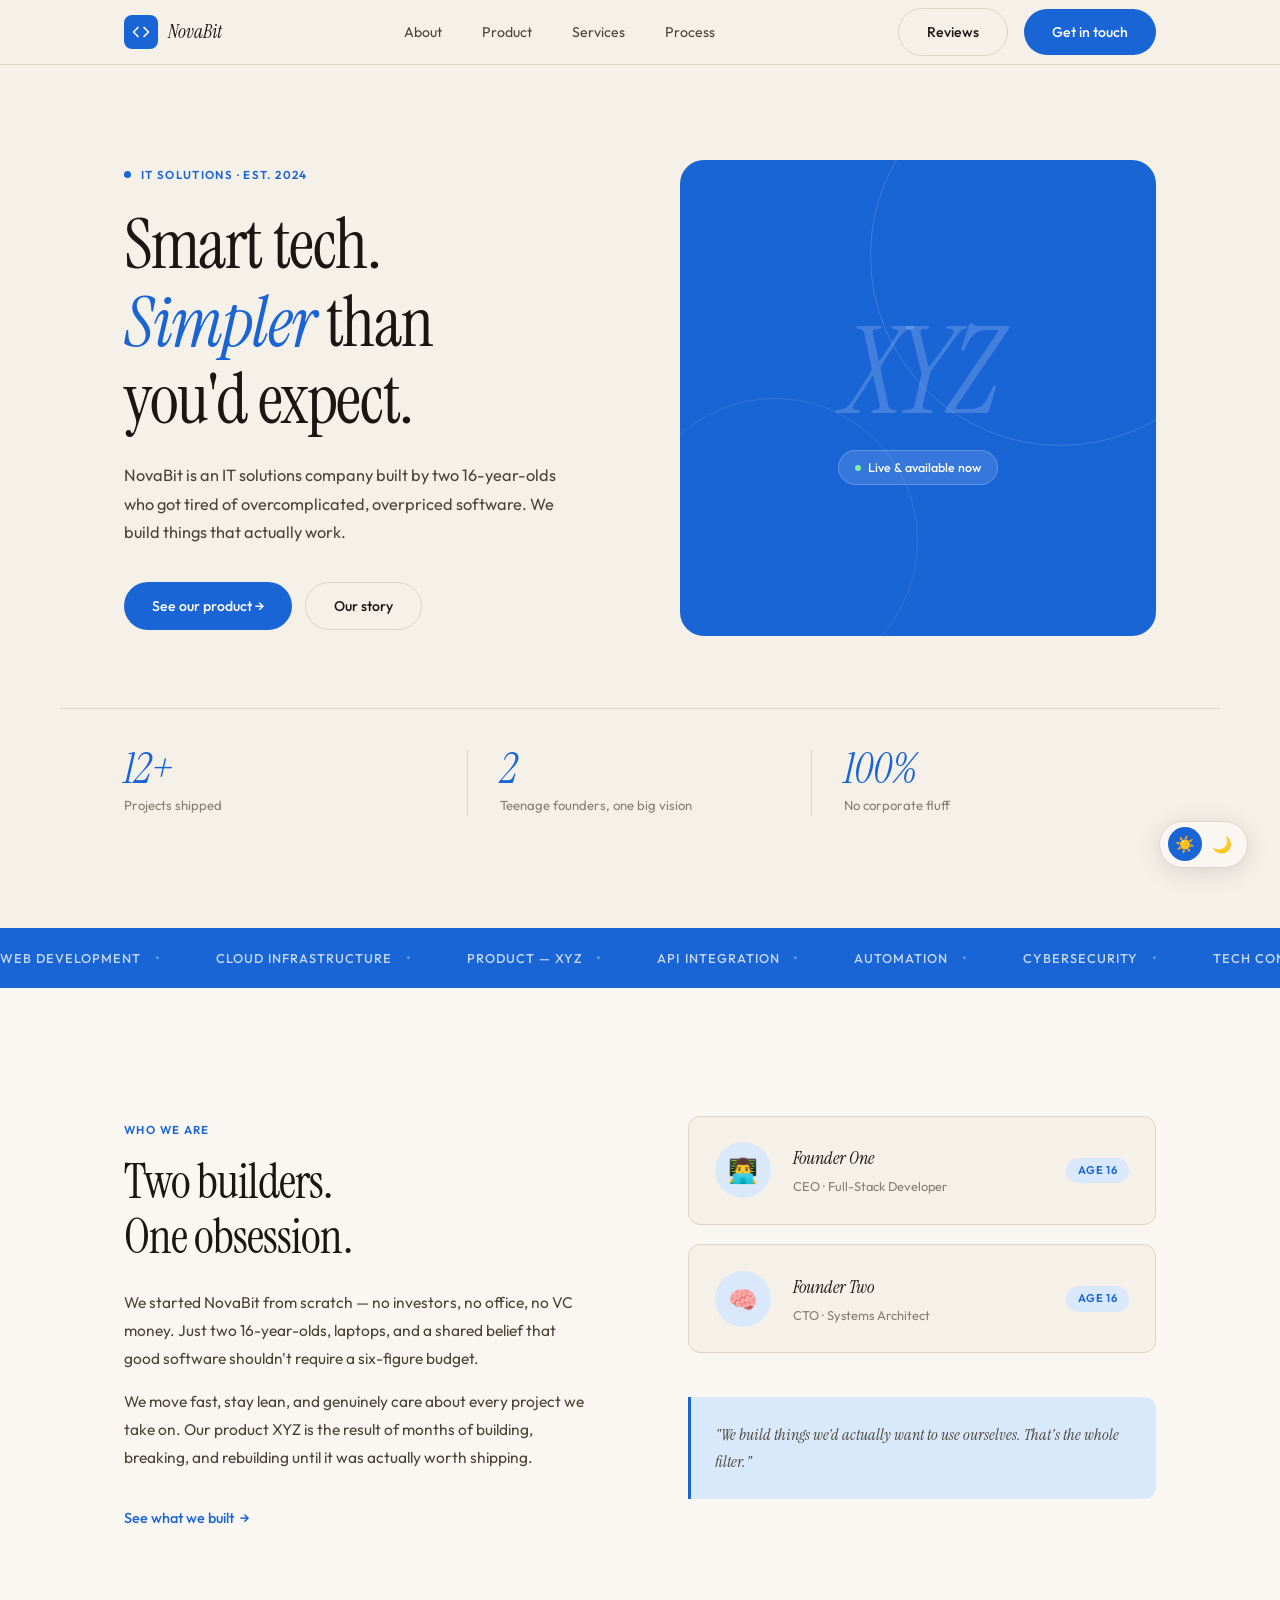
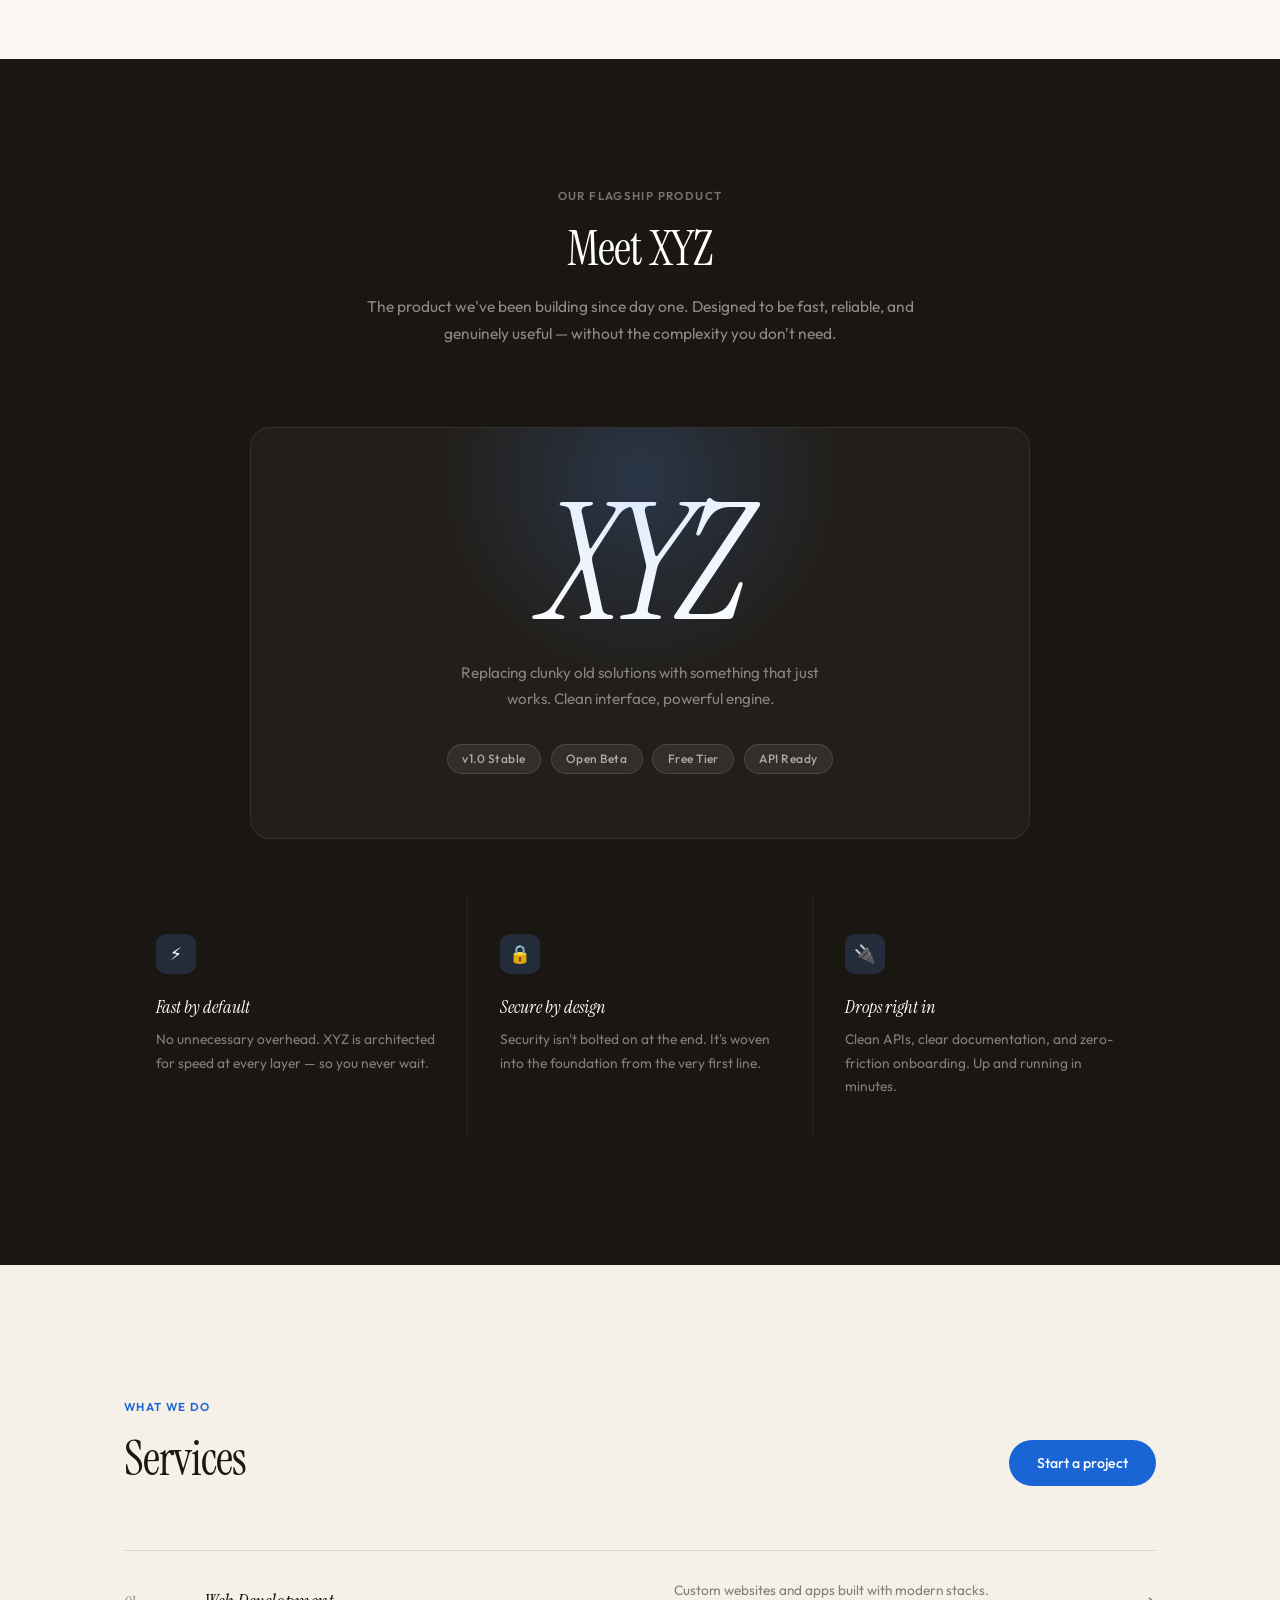
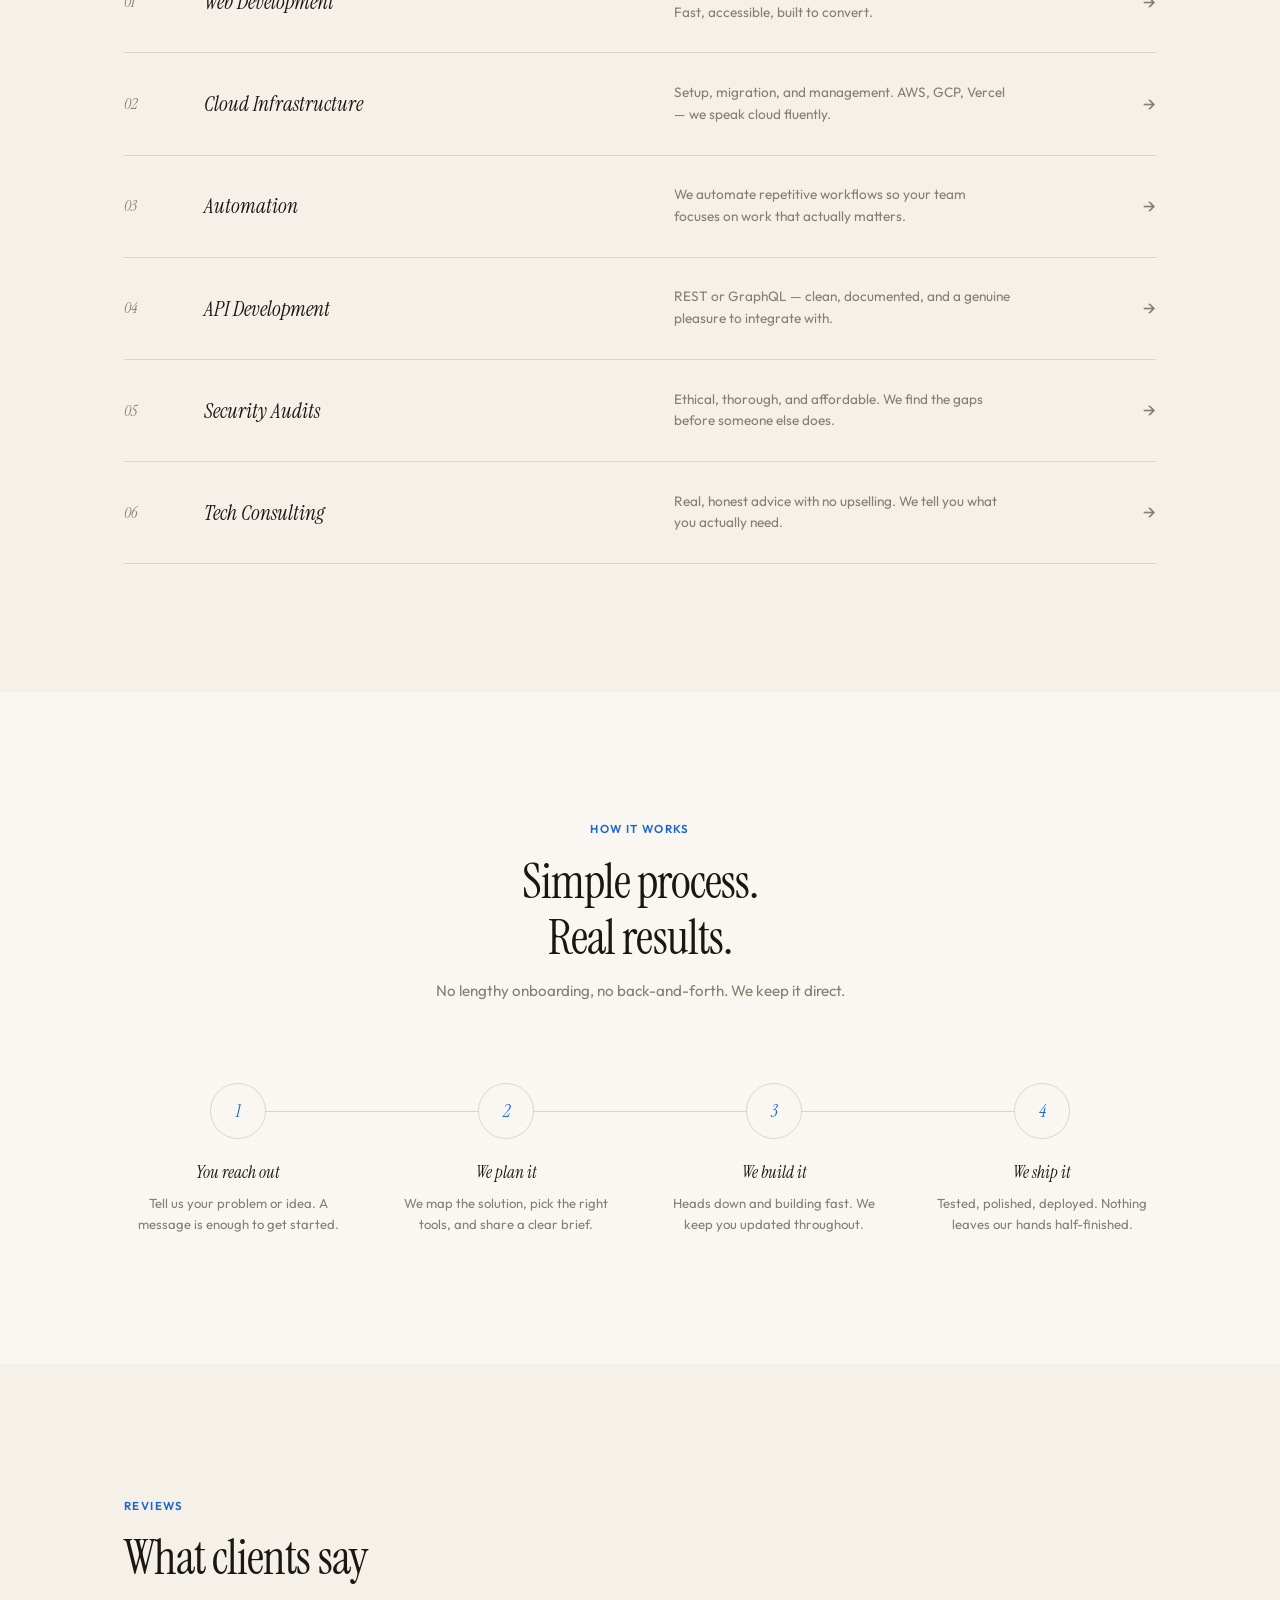
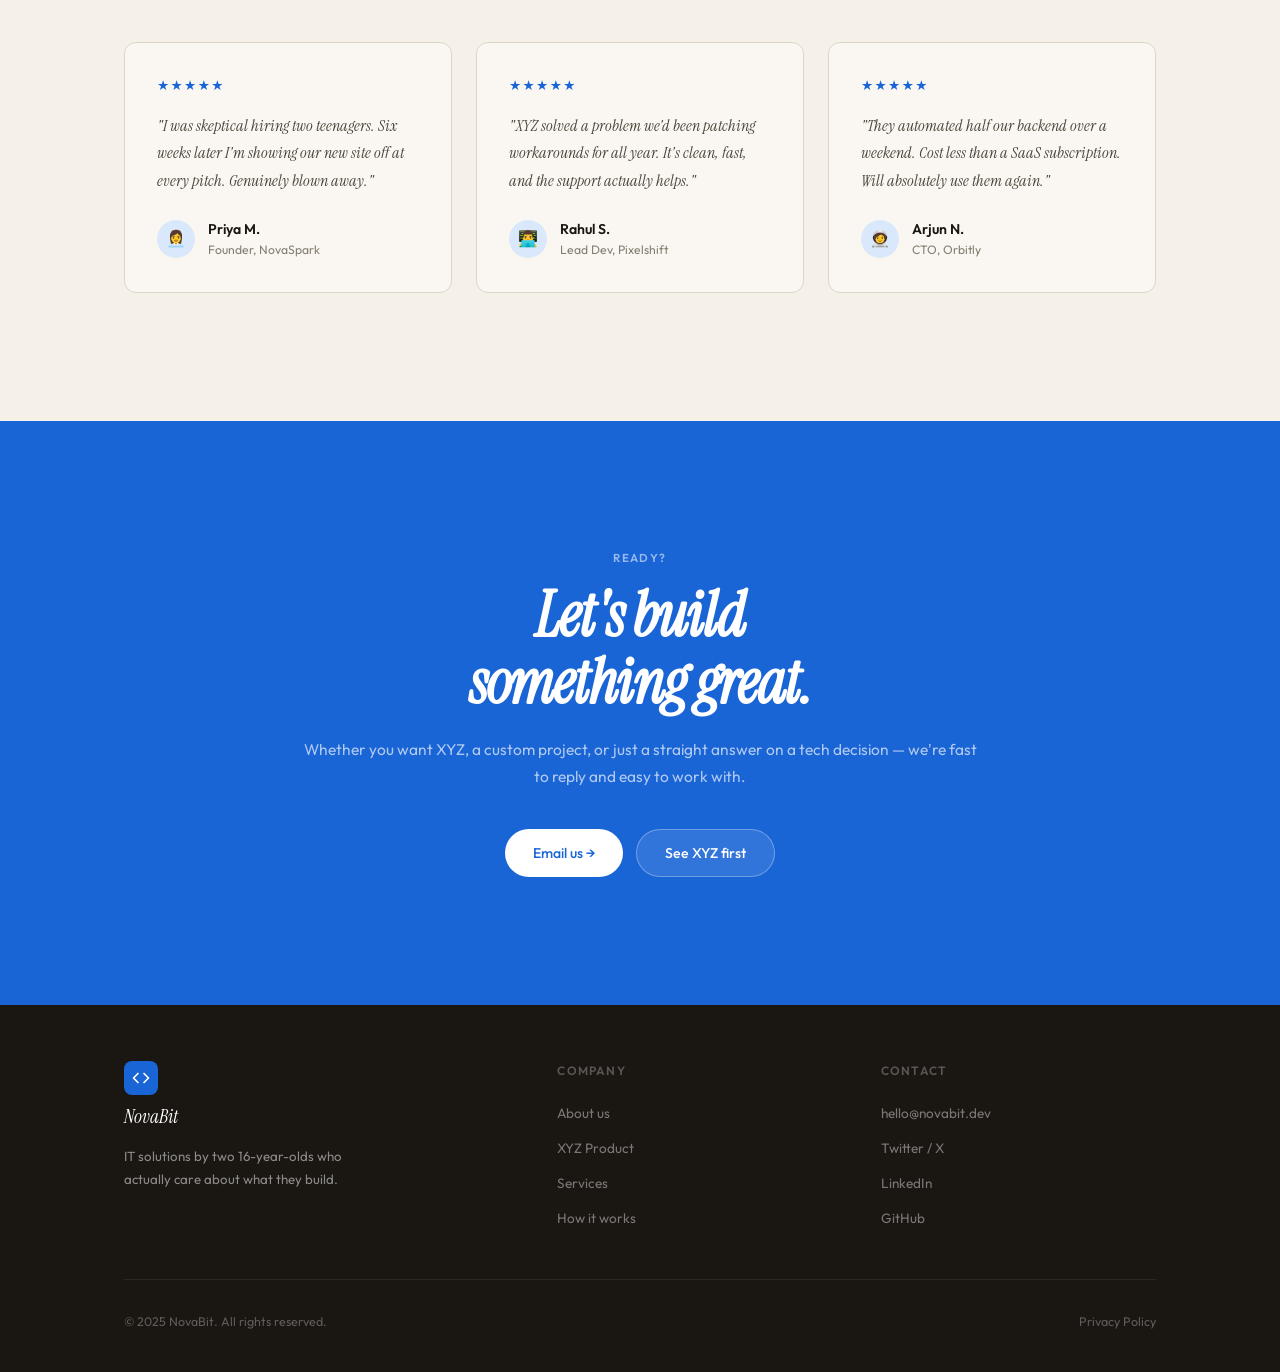
<file: index.html>
<!DOCTYPE html>
<html lang="en" data-theme="light">
<head>
  <meta charset="UTF-8"/>
  <meta name="viewport" content="width=device-width, initial-scale=1.0"/>
  <title>TheByteSmith Co.</title>

  <!-- ✅ CLEAN FAVICON SETUP -->
  <link rel="icon" type="image/png" sizes="32x32" href="favicon.png">
  <link rel="icon" type="image/png" sizes="32x32" href="favicon-32x32.png">
  <link rel="shortcut icon" href="favicon.ico">
  <link rel="apple-touch-icon" sizes="180x180" href="apple-touch-icon.png">
  <link rel="icon" type="image/png" sizes="192x192" href="android-chrome-192x192.png">
  <link rel="icon" type="image/png" sizes="512x512" href="android-chrome-512x512.png">

  <!-- Theme color -->
  <meta name="theme-color" content="#1a65d6"/>

  <!-- Fonts -->
  <link href="https://fonts.googleapis.com/css2?family=Instrument+Serif:ital@0;1&family=Outfit:wght@300;400;500;600&display=swap" rel="stylesheet"/>

  <!-- CSS -->
  <link rel="stylesheet" href="styles.css"/>
</head>
<body>

  <!-- ─── THEME TOGGLE ─── -->
  <div class="theme-toggle" role="group" aria-label="Theme switcher">
    <button class="theme-btn active" id="btn-light" onclick="setTheme('light')" title="Light mode" aria-label="Light mode">☀️</button>
    <button class="theme-btn"        id="btn-dark"  onclick="setTheme('dark')"  title="Dark mode"  aria-label="Dark mode">🌙</button>
  </div>


  <!-- ─── NAV ─── -->
  <nav>
    <div class="nav-inner">

      <a href="#" class="logo">
        <div class="logo-mark">
          <svg viewBox="0 0 24 24"><polyline points="16 18 22 12 16 6"/><polyline points="8 6 2 12 8 18"/></svg>
        </div>
        <span class="logo-name">NovaBit</span>
      </a>

      <ul class="nav-links">
        <li><a href="#about">About</a></li>
        <li><a href="#product">Product</a></li>
        <li><a href="#services">Services</a></li>
        <li><a href="#process">Process</a></li>
      </ul>

      <div class="nav-right">
        <a href="#testimonials" class="btn btn-outline">Reviews</a>
        <a href="#cta"          class="btn btn-solid">Get in touch</a>
      </div>

    </div>
  </nav>


  <!-- ─── HERO ─── -->
  <section id="hero">
    <div class="hero-inner">

      <div class="hero-left reveal">
        <div class="hero-kicker">
          <div class="hero-kicker-dot"></div>
          <span class="tag">IT Solutions · Est. 2024</span>
        </div>

        <h1 class="hero-headline">
          Smart tech.<br>
          <em>Simpler</em> than<br>
          you'd expect.
        </h1>

        <p class="hero-body">
          NovaBit is an IT solutions company built by two 16-year-olds who got tired of
          overcomplicated, overpriced software. We build things that actually work.
        </p>

        <div class="hero-actions">
          <a href="#product" class="btn btn-solid">See our product &rarr;</a>
          <a href="#about"   class="btn btn-outline">Our story</a>
        </div>
      </div>

      <div class="hero-right reveal">
        <div class="hero-visual">
          <div class="hero-visual-inner">
            <div class="hero-xyz">XYZ</div>
            <div class="hero-chip">
              <span class="hero-chip-dot"></span>
              Live &amp; available now
            </div>
          </div>
        </div>
      </div>

    </div>

    <div class="hero-stats reveal">
      <div class="hero-stat">
        <div class="stat-val">12+</div>
        <div class="stat-desc">Projects shipped</div>
      </div>
      <div class="hero-stat">
        <div class="stat-val">2</div>
        <div class="stat-desc">Teenage founders, one big vision</div>
      </div>
      <div class="hero-stat">
        <div class="stat-val">100%</div>
        <div class="stat-desc">No corporate fluff</div>
      </div>
    </div>
  </section>


  <!-- ─── MARQUEE ─── -->
  <div class="marquee-section">
    <div class="marquee-track">
      <span class="marquee-item">Web Development</span>
      <span class="marquee-item">Cloud Infrastructure</span>
      <span class="marquee-item">Product — XYZ</span>
      <span class="marquee-item">API Integration</span>
      <span class="marquee-item">Automation</span>
      <span class="marquee-item">Cybersecurity</span>
      <span class="marquee-item">Tech Consulting</span>
      <span class="marquee-item">UI / UX Design</span>
      <!-- duplicated for seamless loop -->
      <span class="marquee-item">Web Development</span>
      <span class="marquee-item">Cloud Infrastructure</span>
      <span class="marquee-item">Product — XYZ</span>
      <span class="marquee-item">API Integration</span>
      <span class="marquee-item">Automation</span>
      <span class="marquee-item">Cybersecurity</span>
      <span class="marquee-item">Tech Consulting</span>
      <span class="marquee-item">UI / UX Design</span>
    </div>
  </div>


  <!-- ─── ABOUT ─── -->
  <section id="about">
    <div class="container">
      <div class="about-grid">

        <div class="about-left reveal">
          <span class="tag">Who we are</span>
          <h2 class="section-heading" style="margin-top:.8rem">Two builders.<br>One obsession.</h2>

          <p class="about-body" style="margin-top:1.5rem">
            We started NovaBit from scratch — no investors, no office, no VC money. Just two
            16-year-olds, laptops, and a shared belief that good software shouldn't require a
            six-figure budget.
          </p>
          <p class="about-body">
            We move fast, stay lean, and genuinely care about every project we take on. Our
            product XYZ is the result of months of building, breaking, and rebuilding until it
            was actually worth shipping.
          </p>

          <a href="#product" class="about-link">See what we built <span>→</span></a>
        </div>

        <div class="about-right reveal">
          <div class="founders">

            <div class="founder-card">
              <div class="founder-avatar">👨‍💻</div>
              <div>
                <div class="founder-name">Founder One</div>
                <div class="founder-role">CEO · Full-Stack Developer</div>
              </div>
              <span class="founder-pill">Age 16</span>
            </div>

            <div class="founder-card">
              <div class="founder-avatar">🧠</div>
              <div>
                <div class="founder-name">Founder Two</div>
                <div class="founder-role">CTO · Systems Architect</div>
              </div>
              <span class="founder-pill">Age 16</span>
            </div>

            <div class="about-quote">
              <p>"We build things we'd actually want to use ourselves. That's the whole filter."</p>
            </div>

          </div>
        </div>

      </div>
    </div>
  </section>


  <!-- ─── PRODUCT ─── -->
  <section id="product">
    <div class="container">

      <div class="product-header reveal">
        <span class="tag">Our flagship product</span>
        <h2 class="section-heading">Meet XYZ</h2>
        <p>The product we've been building since day one. Designed to be fast, reliable, and
           genuinely useful — without the complexity you don't need.</p>
      </div>

      <div class="product-center-card reveal">
        <div class="xyz-name">XYZ</div>
        <p class="xyz-sub">Replacing clunky old solutions with something that just works.
           Clean interface, powerful engine.</p>
        <div class="xyz-tags">
          <span class="xyz-tag">v1.0 Stable</span>
          <span class="xyz-tag">Open Beta</span>
          <span class="xyz-tag">Free Tier</span>
          <span class="xyz-tag">API Ready</span>
        </div>
      </div>

      <div class="product-features reveal">
        <div class="pf-item">
          <div class="pf-icon">⚡</div>
          <div class="pf-title">Fast by default</div>
          <p class="pf-desc">No unnecessary overhead. XYZ is architected for speed at every
             layer — so you never wait.</p>
        </div>
        <div class="pf-item">
          <div class="pf-icon">🔒</div>
          <div class="pf-title">Secure by design</div>
          <p class="pf-desc">Security isn't bolted on at the end. It's woven into the
             foundation from the very first line.</p>
        </div>
        <div class="pf-item">
          <div class="pf-icon">🔌</div>
          <div class="pf-title">Drops right in</div>
          <p class="pf-desc">Clean APIs, clear documentation, and zero-friction onboarding.
             Up and running in minutes.</p>
        </div>
      </div>

    </div>
  </section>


  <!-- ─── SERVICES ─── -->
  <section id="services">
    <div class="container">

      <div class="services-header reveal">
        <div>
          <span class="tag">What we do</span>
          <h2 class="section-heading" style="margin-top:.8rem">Services</h2>
        </div>
        <a href="#cta" class="btn btn-solid">Start a project</a>
      </div>

      <div class="reveal">
        <div class="service-row">
          <span class="service-num">01</span>
          <span class="service-name">Web Development</span>
          <span class="service-desc-col">Custom websites and apps built with modern stacks. Fast, accessible, built to convert.</span>
          <span class="service-arrow">→</span>
        </div>
        <div class="service-row">
          <span class="service-num">02</span>
          <span class="service-name">Cloud Infrastructure</span>
          <span class="service-desc-col">Setup, migration, and management. AWS, GCP, Vercel — we speak cloud fluently.</span>
          <span class="service-arrow">→</span>
        </div>
        <div class="service-row">
          <span class="service-num">03</span>
          <span class="service-name">Automation</span>
          <span class="service-desc-col">We automate repetitive workflows so your team focuses on work that actually matters.</span>
          <span class="service-arrow">→</span>
        </div>
        <div class="service-row">
          <span class="service-num">04</span>
          <span class="service-name">API Development</span>
          <span class="service-desc-col">REST or GraphQL — clean, documented, and a genuine pleasure to integrate with.</span>
          <span class="service-arrow">→</span>
        </div>
        <div class="service-row">
          <span class="service-num">05</span>
          <span class="service-name">Security Audits</span>
          <span class="service-desc-col">Ethical, thorough, and affordable. We find the gaps before someone else does.</span>
          <span class="service-arrow">→</span>
        </div>
        <div class="service-row">
          <span class="service-num">06</span>
          <span class="service-name">Tech Consulting</span>
          <span class="service-desc-col">Real, honest advice with no upselling. We tell you what you actually need.</span>
          <span class="service-arrow">→</span>
        </div>
      </div>

    </div>
  </section>


  <!-- ─── PROCESS ─── -->
  <section id="process">
    <div class="container">

      <div class="process-header reveal">
        <span class="tag">How it works</span>
        <h2 class="section-heading">Simple process.<br>Real results.</h2>
        <p>No lengthy onboarding, no back-and-forth. We keep it direct.</p>
      </div>

      <div class="process-steps">
        <div class="step reveal">
          <div class="step-num-wrap">1</div>
          <div class="step-title">You reach out</div>
          <p class="step-desc">Tell us your problem or idea. A message is enough to get started.</p>
        </div>
        <div class="step reveal">
          <div class="step-num-wrap">2</div>
          <div class="step-title">We plan it</div>
          <p class="step-desc">We map the solution, pick the right tools, and share a clear brief.</p>
        </div>
        <div class="step reveal">
          <div class="step-num-wrap">3</div>
          <div class="step-title">We build it</div>
          <p class="step-desc">Heads down and building fast. We keep you updated throughout.</p>
        </div>
        <div class="step reveal">
          <div class="step-num-wrap">4</div>
          <div class="step-title">We ship it</div>
          <p class="step-desc">Tested, polished, deployed. Nothing leaves our hands half-finished.</p>
        </div>
      </div>

    </div>
  </section>


  <!-- ─── TESTIMONIALS ─── -->
  <section id="testimonials">
    <div class="container">

      <div class="testi-header reveal">
        <div>
          <span class="tag">Reviews</span>
          <h2 class="section-heading" style="margin-top:.8rem">What clients say</h2>
        </div>
      </div>

      <div class="testi-grid">

        <div class="testi-card reveal">
          <div class="testi-stars">★★★★★</div>
          <p class="testi-body">"I was skeptical hiring two teenagers. Six weeks later I'm showing our new site off at every pitch. Genuinely blown away."</p>
          <div class="testi-author">
            <div class="testi-avatar">👩‍💼</div>
            <div>
              <div class="testi-name">Priya M.</div>
              <div class="testi-role">Founder, NovaSpark</div>
            </div>
          </div>
        </div>

        <div class="testi-card reveal">
          <div class="testi-stars">★★★★★</div>
          <p class="testi-body">"XYZ solved a problem we'd been patching workarounds for all year. It's clean, fast, and the support actually helps."</p>
          <div class="testi-author">
            <div class="testi-avatar">👨‍💻</div>
            <div>
              <div class="testi-name">Rahul S.</div>
              <div class="testi-role">Lead Dev, Pixelshift</div>
            </div>
          </div>
        </div>

        <div class="testi-card reveal">
          <div class="testi-stars">★★★★★</div>
          <p class="testi-body">"They automated half our backend over a weekend. Cost less than a SaaS subscription. Will absolutely use them again."</p>
          <div class="testi-author">
            <div class="testi-avatar">🧑‍🚀</div>
            <div>
              <div class="testi-name">Arjun N.</div>
              <div class="testi-role">CTO, Orbitly</div>
            </div>
          </div>
        </div>

      </div>
    </div>
  </section>


  <!-- ─── CTA ─── -->
  <section id="cta">
    <div class="container">
      <div class="cta-inner reveal">
        <span class="tag">Ready?</span>
        <h2 class="cta-heading">Let's build<br>something great.</h2>
        <p class="cta-sub">
          Whether you want XYZ, a custom project, or just a straight answer on a tech decision —
          we're fast to reply and easy to work with.
        </p>
        <div class="cta-actions">
          <a href="mailto:hello@novabit.dev" class="btn btn-white">Email us →</a>
          <a href="#product"                 class="btn btn-white-ghost">See XYZ first</a>
        </div>
      </div>
    </div>
  </section>


  <!-- ─── FOOTER ─── -->
  <footer>
    <div class="container">

      <div class="footer-inner">

        <div class="footer-brand">
          <div class="logo">
            <div class="logo-mark">
              <svg viewBox="0 0 24 24"><polyline points="16 18 22 12 16 6"/><polyline points="8 6 2 12 8 18"/></svg>
            </div>
          </div>
          <span class="footer-brand-name">NovaBit</span>
          <p>IT solutions by two 16-year-olds who actually care about what they build.</p>
        </div>

        <div>
          <div class="footer-col-title">Company</div>
          <ul class="footer-links">
            <li><a href="#about">About us</a></li>
            <li><a href="#product">XYZ Product</a></li>
            <li><a href="#services">Services</a></li>
            <li><a href="#process">How it works</a></li>
          </ul>
        </div>

        <div>
          <div class="footer-col-title">Contact</div>
          <ul class="footer-links">
            <li><a href="mailto:hello@novabit.dev">hello@novabit.dev</a></li>
            <li><a href="#">Twitter / X</a></li>
            <li><a href="#">LinkedIn</a></li>
            <li><a href="#">GitHub</a></li>
          </ul>
        </div>

      </div>

      <div class="footer-bottom">
        <p>© 2025 NovaBit. All rights reserved.</p>
        <a href="#">Privacy Policy</a>
      </div>

    </div>
  </footer>


  <!-- ─── SCRIPTS ─── -->
  <script>
    /* ── Theme ── */
    function setTheme(t) {
      document.documentElement.setAttribute('data-theme', t);
      localStorage.setItem('nb-theme', t);
      document.getElementById('btn-light').classList.toggle('active', t === 'light');
      document.getElementById('btn-dark').classList.toggle('active',  t === 'dark');

      /* Keep theme-color meta in sync with active theme */
      document.querySelector('meta[name="theme-color"]')
        .setAttribute('content', t === 'dark' ? '#080f1e' : '#1a65d6');
    }

    /* Restore saved preference or follow OS setting on first visit */
    (function () {
      const saved       = localStorage.getItem('nb-theme');
      const prefersDark = window.matchMedia('(prefers-color-scheme: dark)').matches;
      setTheme(saved || (prefersDark ? 'dark' : 'light'));
    })();

    /* ── Scroll reveal ── */
    const reveals = document.querySelectorAll('.reveal');
    const io = new IntersectionObserver((entries) => {
      entries.forEach(e => {
        if (e.isIntersecting) {
          e.target.classList.add('visible');
          io.unobserve(e.target);
        }
      });
    }, { threshold: 0.1 });

    reveals.forEach((el, i) => {
      el.style.transitionDelay = `${(i % 4) * 0.08}s`;
      io.observe(el);
    });

    /* ── Nav shadow on scroll ── */
    const nav = document.querySelector('nav');
    window.addEventListener('scroll', () => {
      nav.style.boxShadow = window.scrollY > 10
        ? '0 2px 20px rgba(0,0,0,.08)'
        : 'none';
    });
  </script>

</body>
</html>
</file>
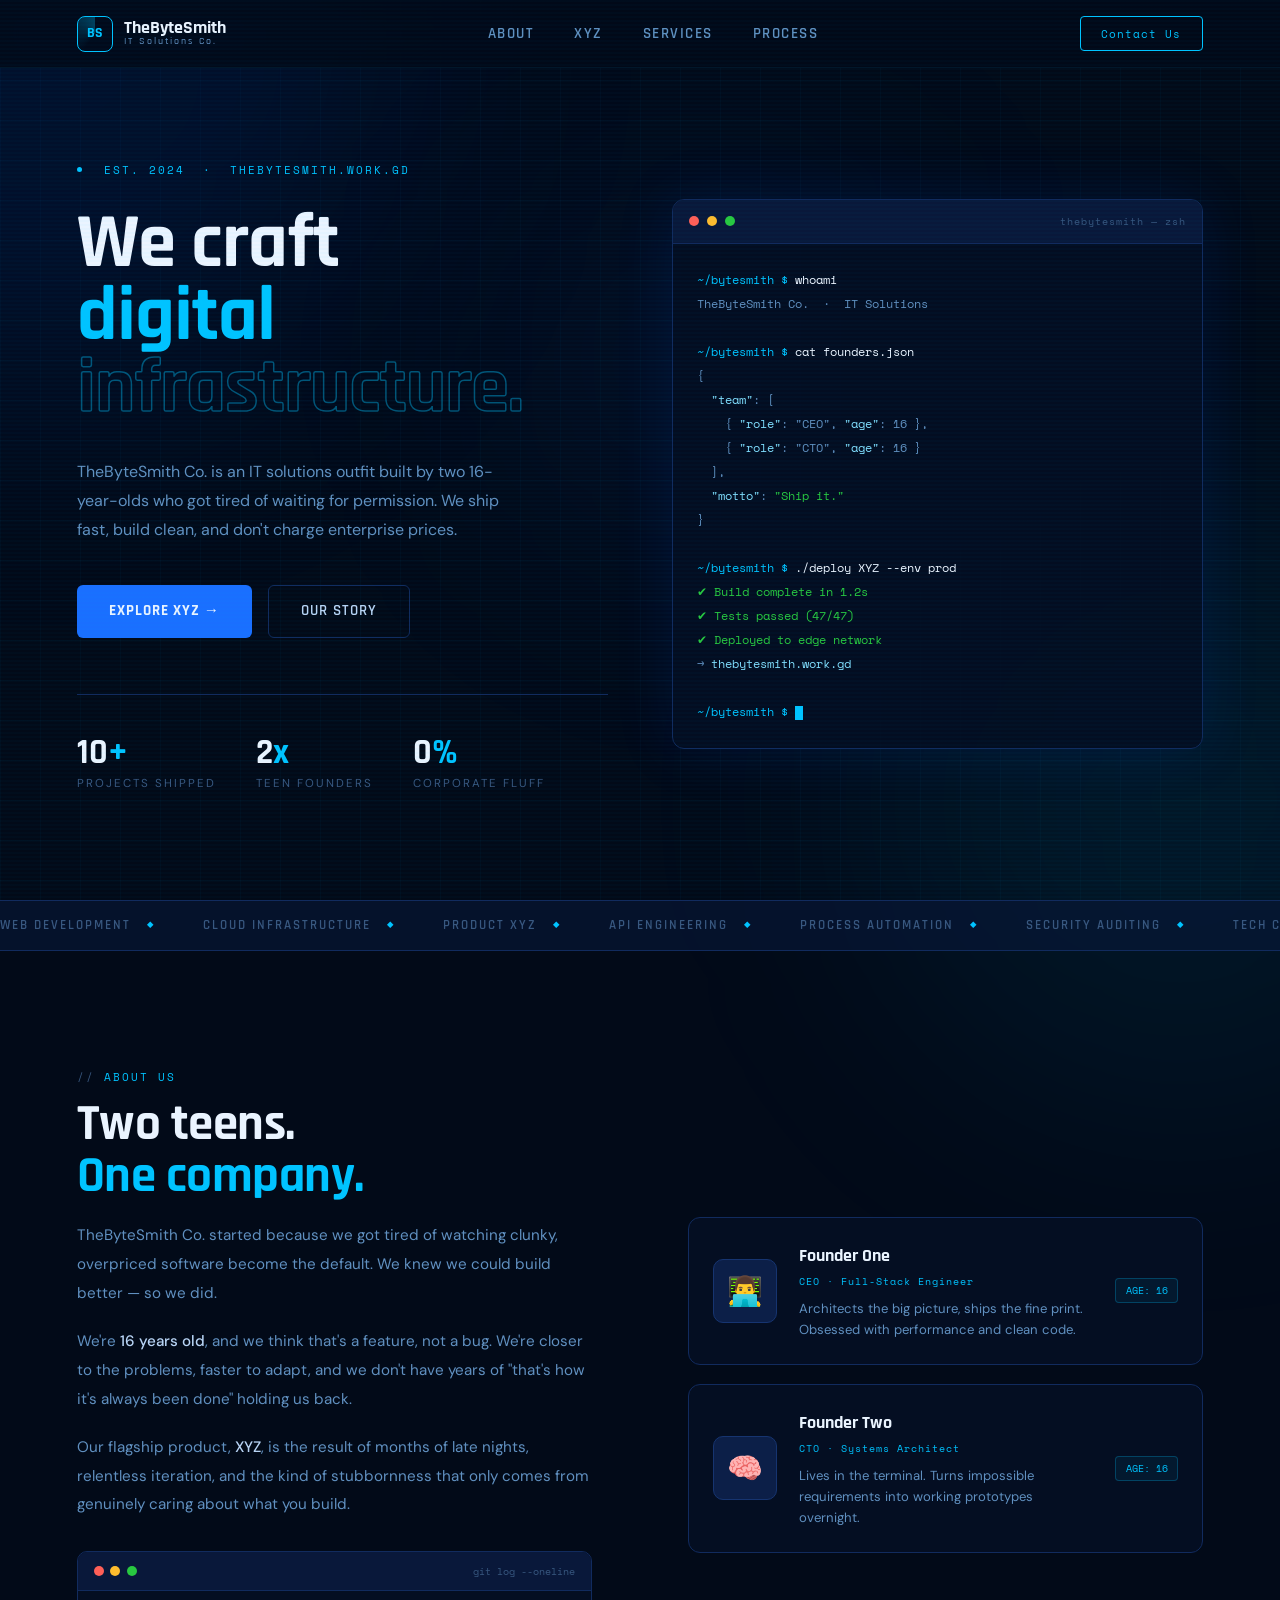
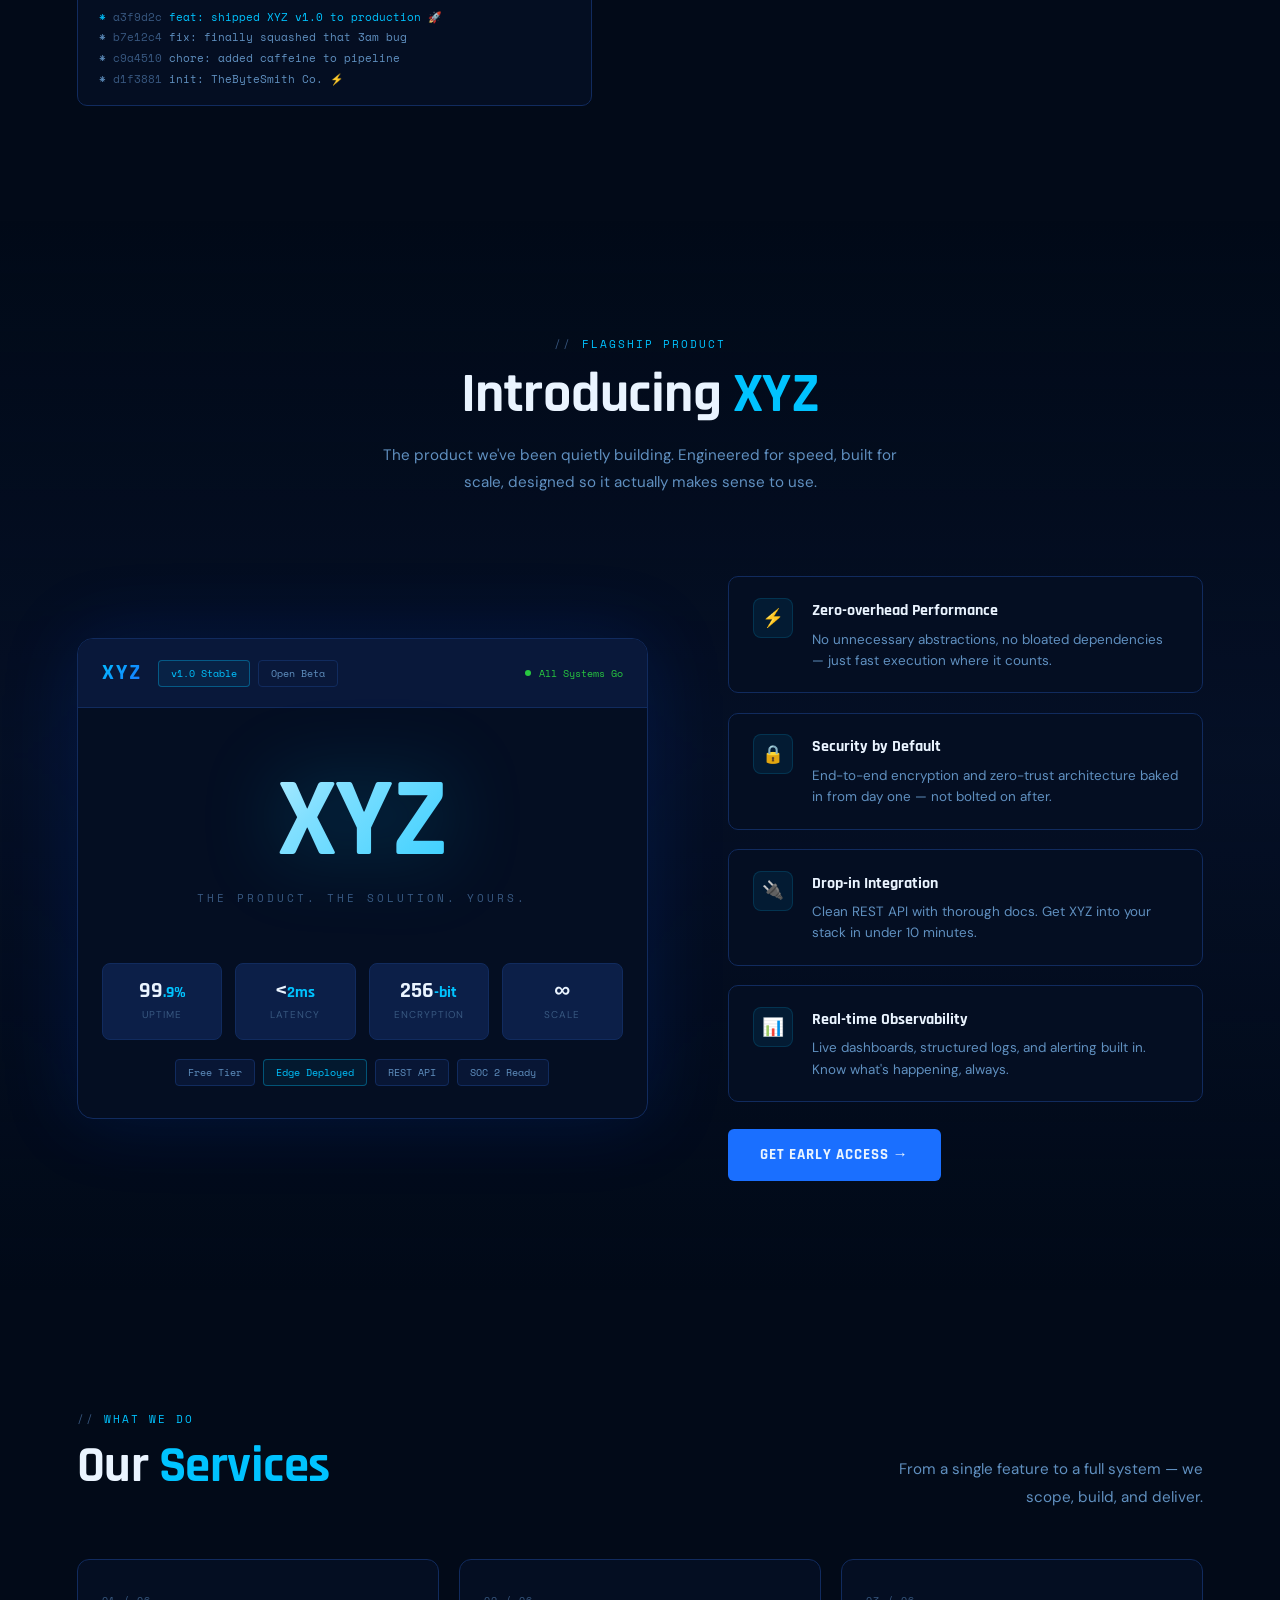
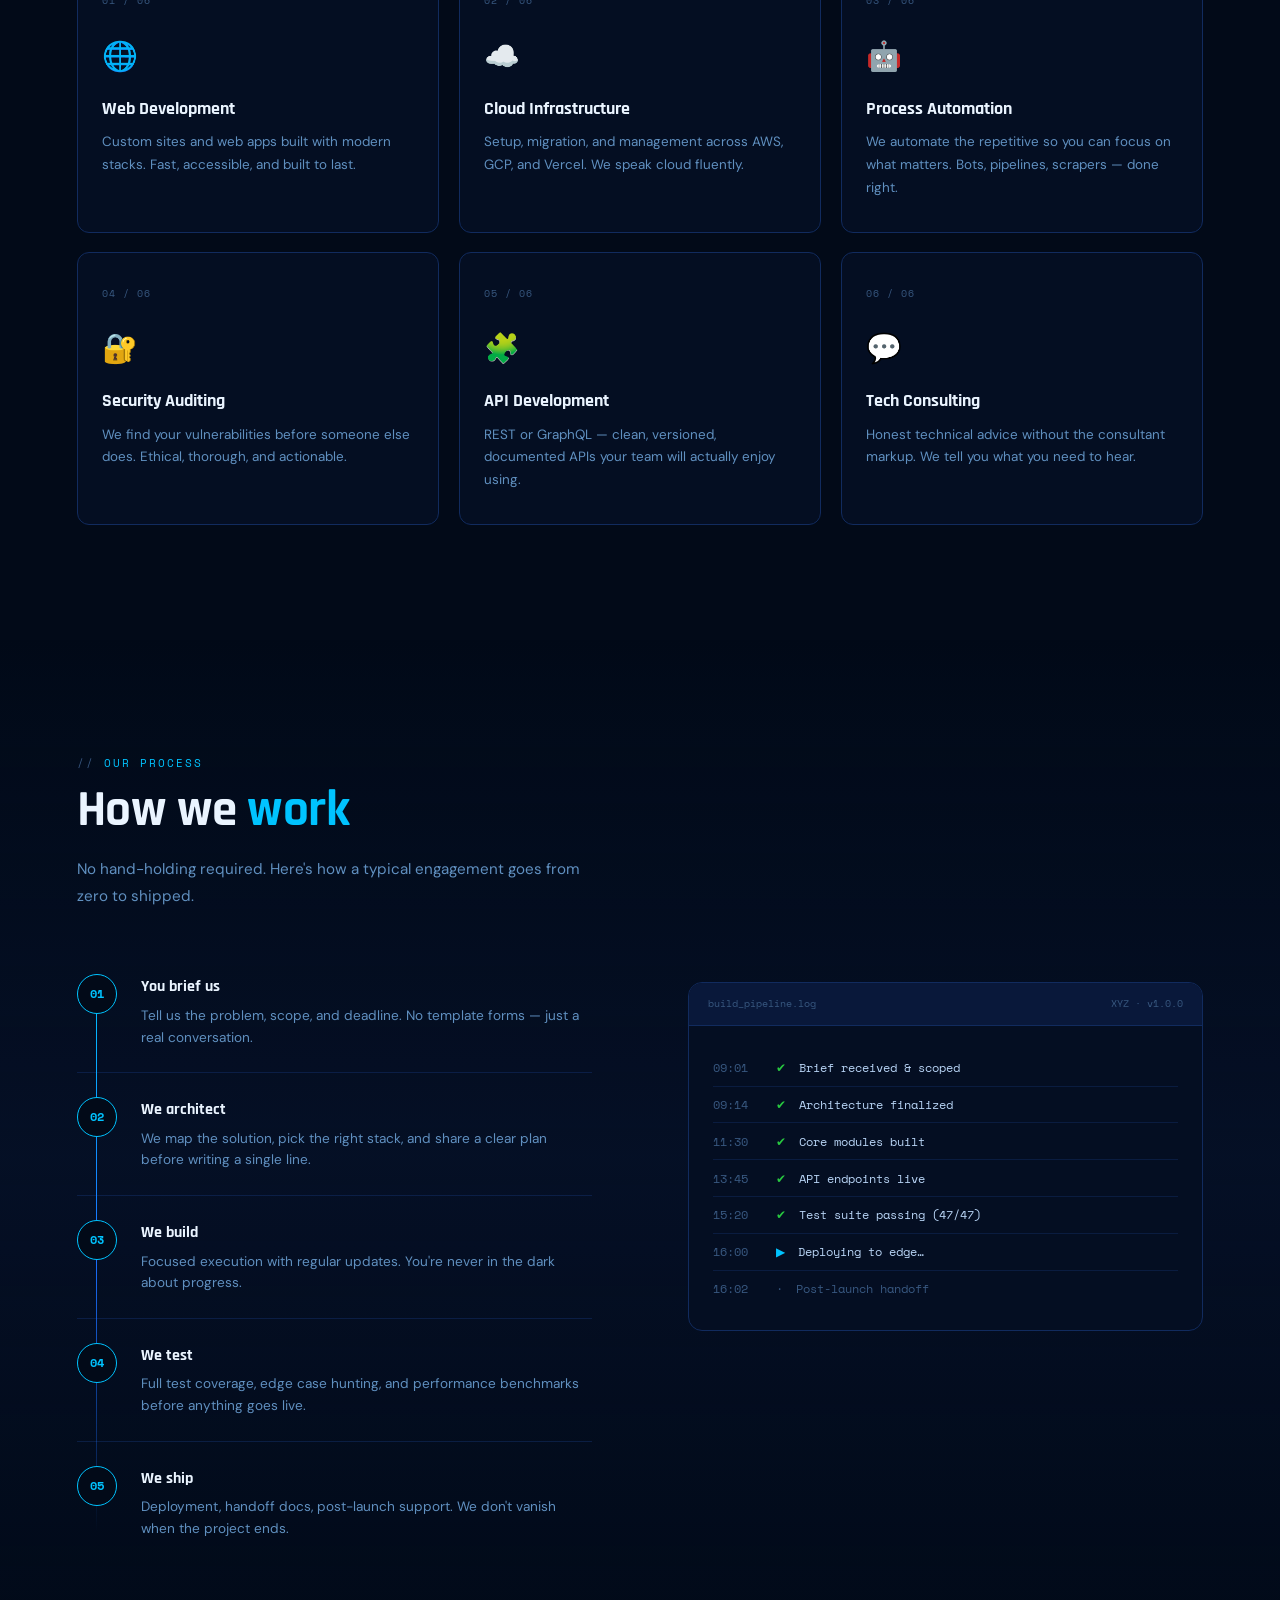
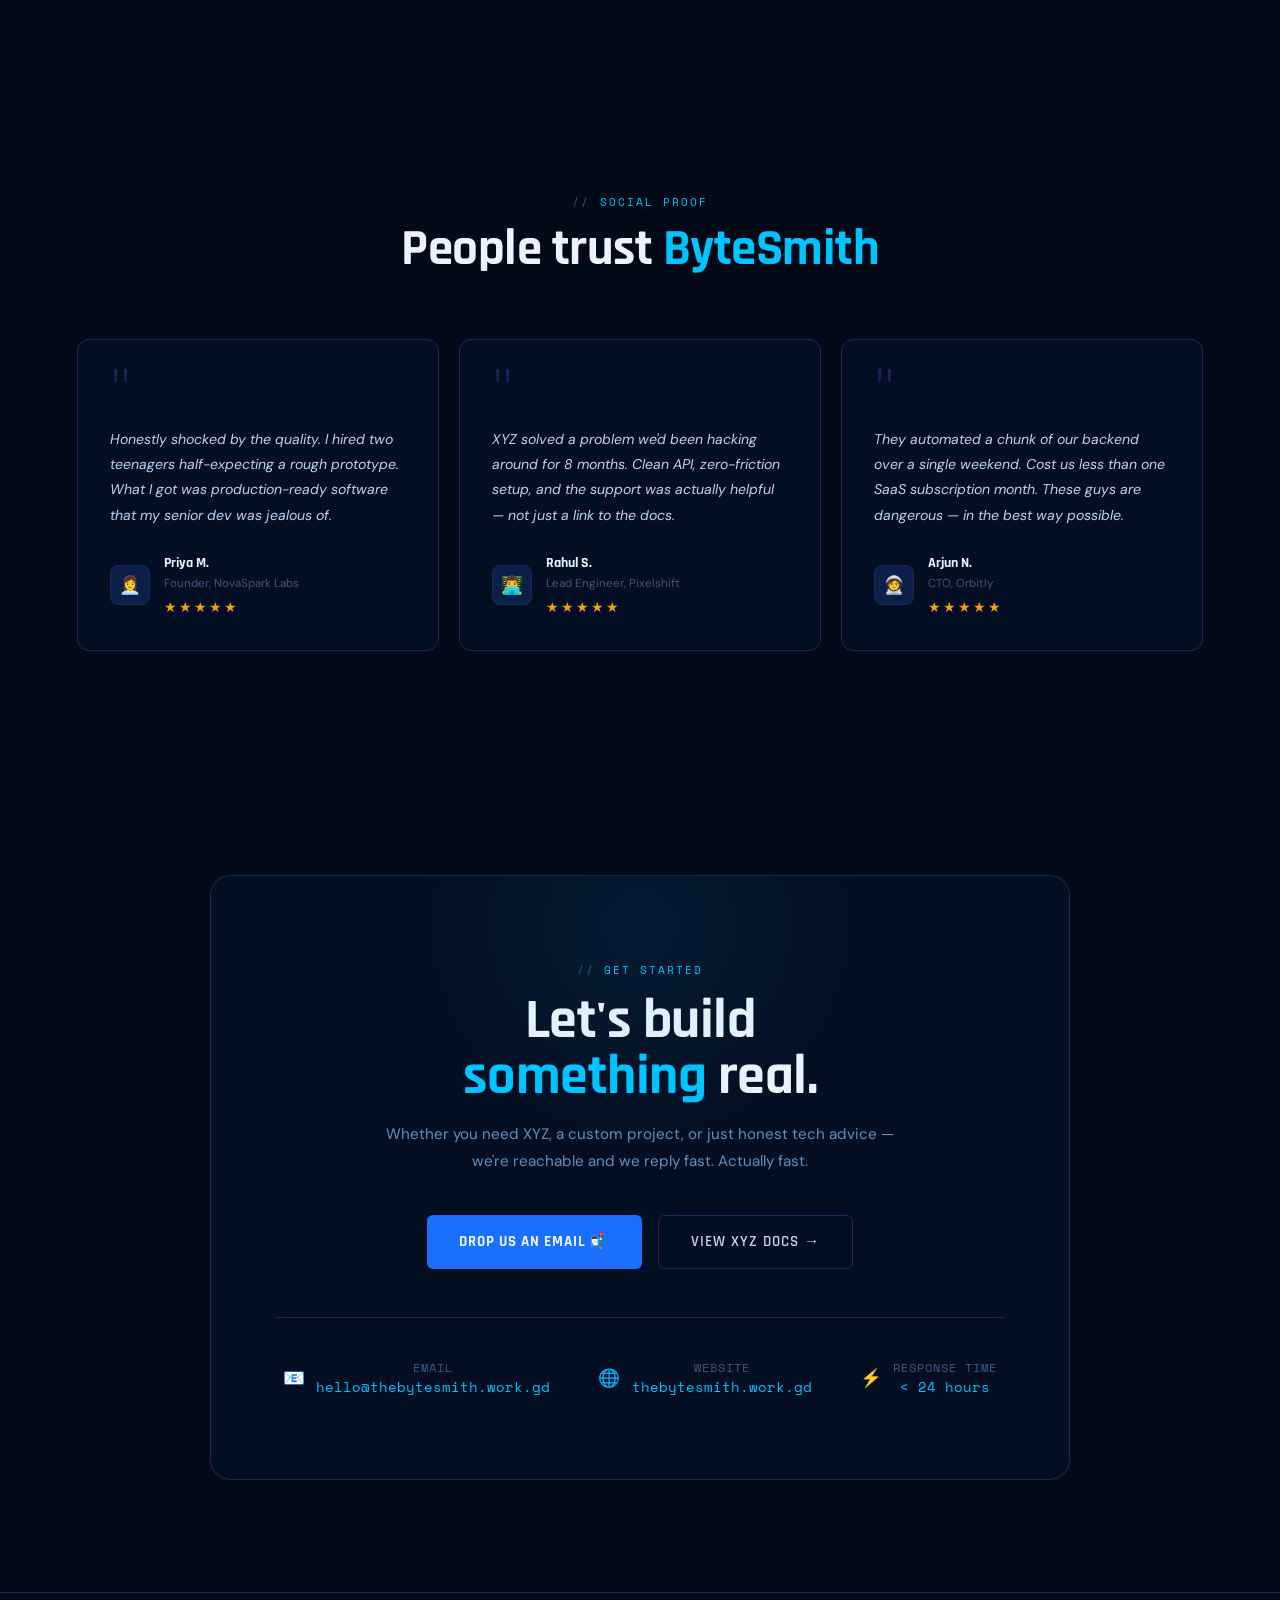
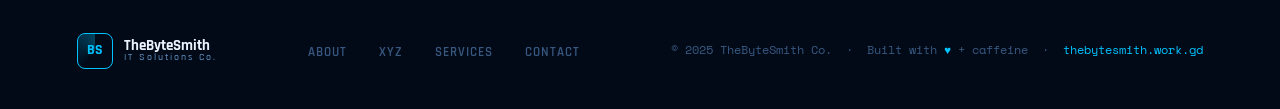
<file: index_TBS_claude1.html>
<!DOCTYPE html>
<html lang="en">
<head>
  <meta charset="UTF-8"/>
  <meta name="viewport" content="width=device-width, initial-scale=1.0"/>
  <title>TheByteSmith Co. — IT Solutions</title>
  <meta name="description" content="TheByteSmith Co. — Next-gen IT solutions built by two 16-year-old founders. Featuring XYZ, our flagship product."/>
  <link rel="preconnect" href="https://fonts.googleapis.com"/>
  <link rel="preconnect" href="https://fonts.gstatic.com" crossorigin/>
  <link href="https://fonts.googleapis.com/css2?family=Rajdhani:wght@400;500;600;700&family=Space+Mono:wght@400;700&family=DM+Sans:ital,wght@0,300;0,400;0,500;1,300&display=swap" rel="stylesheet"/>
  <style>
    :root {
      --ink:      #020a18;
      --deep:     #040e22;
      --void:     #060f28;
      --surface:  #09183a;
      --panel:    #0c1f48;
      --rim:      #112b5e;
      --edge:     #163470;
      --blue:     #1a6fff;
      --bright:   #3d8dff;
      --electric: #00c3ff;
      --ice:      #80dfff;
      --text:     #b8d4f5;
      --muted:    #6090c0;
      --dim:      #385880;
      --white:    #eaf4ff;
      --scan:     rgba(0,195,255,.025);
    }
    *, *::before, *::after { box-sizing: border-box; margin: 0; padding: 0; }
    html { scroll-behavior: smooth; }
    body {
      background: var(--ink); color: var(--text);
      font-family: 'DM Sans', sans-serif; font-weight: 400; line-height: 1.6;
      overflow-x: hidden; -webkit-font-smoothing: antialiased;
    }
    a { color: inherit; text-decoration: none; }

    /* Scanlines */
    body::before {
      content: ''; position: fixed; inset: 0; z-index: 9998; pointer-events: none;
      background: repeating-linear-gradient(0deg, transparent, transparent 2px, var(--scan) 2px, var(--scan) 4px);
    }

    /* BG */
    .bg-grid {
      position: fixed; inset: 0; z-index: 0; pointer-events: none;
      background-image:
        linear-gradient(rgba(0,195,255,.03) 1px, transparent 1px),
        linear-gradient(90deg, rgba(0,195,255,.03) 1px, transparent 1px);
      background-size: 40px 40px;
    }
    .bg-glow { position: fixed; pointer-events: none; border-radius: 50%; filter: blur(130px); z-index: 0; }
    .glow-a { width:700px; height:700px; background:rgba(0,80,255,.09);  top:-300px; left:-300px; }
    .glow-b { width:600px; height:600px; background:rgba(0,195,255,.07); bottom:-200px; right:-200px; }
    .glow-c { width:400px; height:400px; background:rgba(26,111,255,.06); top:40%; left:55%; transform:translate(-50%,-50%); transition:transform .1s linear; }

    /* NAV */
    nav {
      position: fixed; top: 0; left: 0; right: 0; z-index: 200;
      height: 68px; display: flex; align-items: center; justify-content: space-between;
      padding: 0 6%;
      border-bottom: 1px solid rgba(0,195,255,.08);
      background: rgba(2,10,24,.92); backdrop-filter: blur(20px) saturate(180%);
    }
    .logo { display: flex; align-items: center; gap: .7rem; font-family: 'Rajdhani', sans-serif; font-weight: 700; color: var(--white); }
    .logo-mark {
      width: 36px; height: 36px; border-radius: 8px;
      border: 1.5px solid var(--electric);
      display: flex; align-items: center; justify-content: center;
      position: relative; overflow: hidden;
    }
    .logo-mark::before {
      content: ''; position: absolute; inset: -50%;
      background: conic-gradient(from 0deg, transparent 60%, rgba(0,195,255,.3) 100%);
      animation: spin 4s linear infinite;
    }
    .logo-mark span { position: relative; z-index: 1; font-size: .85rem; font-weight: 700; color: var(--electric); }
    @keyframes spin { to { transform: rotate(360deg); } }
    .logo-text { display: flex; flex-direction: column; line-height: 1; }
    .logo-name { font-size: 1.1rem; color: var(--white); }
    .logo-sub  { font-size: .62rem; color: var(--muted); letter-spacing: 2px; font-weight: 500; }

    .nav-links { display: flex; gap: 2.5rem; list-style: none; font-family: 'Rajdhani', sans-serif; font-weight: 600; font-size: .92rem; letter-spacing: 1.5px; text-transform: uppercase; }
    .nav-links a { color: var(--muted); transition: color .2s; }
    .nav-links a:hover { color: var(--electric); }

    .nav-btn { font-family: 'Space Mono', monospace; font-size: .7rem; letter-spacing: 1px; color: var(--electric); border: 1px solid var(--electric); padding: .5rem 1.3rem; border-radius: 4px; background: transparent; cursor: pointer; transition: background .2s, color .2s; }
    .nav-btn:hover { background: var(--electric); color: var(--ink); }

    .hamburger { display: none; flex-direction: column; gap: 5px; background: none; border: none; cursor: pointer; padding: .4rem; }
    .hamburger span { display: block; width: 22px; height: 2px; background: var(--text); border-radius: 2px; }

    /* HERO */
    #hero {
      min-height: 100vh; padding: 9rem 6% 6rem;
      display: grid; grid-template-columns: 1fr 1fr; gap: 4rem; align-items: center;
      position: relative; z-index: 1;
    }
    .hero-eyebrow {
      display: inline-flex; align-items: center; gap: .7rem;
      font-family: 'Space Mono', monospace; font-size: .7rem; color: var(--electric);
      letter-spacing: 2px; text-transform: uppercase; margin-bottom: 1.8rem;
      animation: fadeUp .6s ease both;
    }
    .eyebrow-line { flex: 1; height: 1px; background: linear-gradient(90deg, var(--electric), transparent); max-width: 40px; }
    .eyebrow-dot  { width: 5px; height: 5px; border-radius: 50%; background: var(--electric); animation: blink 2s ease infinite; }
    @keyframes blink  { 0%,100%{opacity:1} 50%{opacity:.2} }
    @keyframes fadeUp { from{opacity:0;transform:translateY(28px)} to{opacity:1;transform:none} }
    @keyframes fadeLeft { from{opacity:0;transform:translateX(28px)} to{opacity:1;transform:none} }

    .hero-title {
      font-family: 'Rajdhani', sans-serif; font-weight: 700;
      font-size: clamp(2.8rem, 6vw, 5.5rem); line-height: .95; letter-spacing: -1px;
      color: var(--white); margin-bottom: 2rem; animation: fadeUp .7s .1s ease both;
    }
    .hero-title .accent { color: var(--electric); }
    .hero-title .ghost { -webkit-text-stroke: 1.5px rgba(0,195,255,.4); color: transparent; display: block; }
    .hero-desc { font-size: 1rem; color: var(--muted); line-height: 1.8; max-width: 440px; margin-bottom: 2.5rem; animation: fadeUp .7s .2s ease both; }
    .hero-ctas { display: flex; gap: 1rem; flex-wrap: wrap; animation: fadeUp .7s .3s ease both; }

    .cta-primary {
      display: inline-flex; align-items: center; gap: .6rem;
      font-family: 'Rajdhani', sans-serif; font-weight: 700; font-size: .95rem; letter-spacing: 1px; text-transform: uppercase;
      background: var(--blue); color: var(--white); padding: .85rem 2rem; border-radius: 6px; border: none; cursor: pointer;
      transition: background .2s, box-shadow .2s; box-shadow: 0 0 0 rgba(0,195,255,0);
    }
    .cta-primary:hover { background: var(--bright); box-shadow: 0 0 30px rgba(0,195,255,.35); }
    .cta-secondary {
      display: inline-flex; align-items: center; gap: .6rem;
      font-family: 'Rajdhani', sans-serif; font-weight: 600; font-size: .95rem; letter-spacing: 1px; text-transform: uppercase;
      background: transparent; color: var(--text); padding: .85rem 2rem; border-radius: 6px;
      border: 1px solid var(--rim); cursor: pointer; transition: border-color .2s, color .2s;
    }
    .cta-secondary:hover { border-color: var(--electric); color: var(--electric); }

    .hero-metrics {
      display: flex; gap: 2.5rem; margin-top: 3.5rem; flex-wrap: wrap;
      animation: fadeUp .7s .4s ease both; padding-top: 2.5rem; border-top: 1px solid var(--rim);
    }
    .metric { display: flex; flex-direction: column; }
    .metric-val { font-family: 'Rajdhani', sans-serif; font-weight: 700; font-size: 2.2rem; color: var(--white); line-height: 1; }
    .metric-val em { color: var(--electric); font-style: normal; }
    .metric-lbl { font-size: .72rem; color: var(--dim); text-transform: uppercase; letter-spacing: 2px; margin-top: .3rem; }

    /* Terminal */
    .hero-right { animation: fadeLeft .8s .3s ease both; }
    .terminal { background: rgba(4,14,34,.95); border: 1px solid var(--rim); border-radius: 12px; overflow: hidden; box-shadow: 0 0 60px rgba(0,80,255,.12), inset 0 1px 0 rgba(255,255,255,.05); }
    .terminal-bar { background: var(--surface); padding: .8rem 1rem; display: flex; align-items: center; gap: .5rem; border-bottom: 1px solid var(--rim); }
    .tb-dot { width: 10px; height: 10px; border-radius: 50%; }
    .tb-d1 { background:#ff5f57; } .tb-d2 { background:#febc2e; } .tb-d3 { background:#28c840; }
    .tb-title { font-family:'Space Mono',monospace; font-size:.65rem; color:var(--dim); margin-left:auto; letter-spacing:1px; }
    .terminal-body { padding: 1.5rem; font-family: 'Space Mono', monospace; font-size: .75rem; line-height: 2; }
    .t-prompt { color: var(--electric); }
    .t-cmd    { color: var(--white); }
    .t-out    { color: var(--muted); }
    .t-ok     { color: #28c840; }
    .t-hi     { color: var(--ice); }
    .t-cursor { display: inline-block; width: 8px; height: 14px; background: var(--electric); animation: blink 1s step-end infinite; vertical-align: middle; }

    /* TICKER */
    .ticker-wrap { overflow: hidden; border-top: 1px solid var(--rim); border-bottom: 1px solid var(--rim); background: rgba(9,24,58,.6); padding: .9rem 0; position: relative; z-index: 1; }
    .ticker-track { display: flex; gap: 3rem; white-space: nowrap; animation: ticker 25s linear infinite; }
    .ticker-item { font-family: 'Rajdhani', sans-serif; font-weight: 600; font-size: .8rem; letter-spacing: 2px; text-transform: uppercase; color: var(--dim); display: flex; align-items: center; gap: 1rem; flex-shrink: 0; }
    .ticker-item .sep { color: var(--electric); font-size: .5rem; }
    @keyframes ticker { from{transform:translateX(0)} to{transform:translateX(-50%)} }

    /* SHARED */
    .section { position: relative; z-index: 1; padding: 7rem 6%; }
    .section-alt { background: linear-gradient(180deg, transparent, rgba(9,24,58,.4), transparent); }
    .tag { display: inline-flex; align-items: center; gap: .6rem; font-family: 'Space Mono', monospace; font-size: .68rem; color: var(--electric); text-transform: uppercase; letter-spacing: 2px; margin-bottom: .8rem; }
    .tag::before { content: '//'; color: var(--dim); }
    .heading { font-family: 'Rajdhani', sans-serif; font-weight: 700; font-size: clamp(2rem, 4vw, 3.2rem); color: var(--white); line-height: 1; letter-spacing: -.5px; margin-bottom: 1.2rem; }
    .heading em { font-style: normal; color: var(--electric); }
    .subtext { font-size: .95rem; color: var(--muted); line-height: 1.8; max-width: 520px; }

    /* ABOUT */
    #about .inner { display: grid; grid-template-columns: 1fr 1fr; gap: 6rem; align-items: center; }
    .about-copy p { font-size: .95rem; color: var(--muted); line-height: 1.9; margin-bottom: 1.2rem; }
    .about-copy strong { color: var(--text); font-weight: 500; }

    .founders { display: flex; flex-direction: column; gap: 1.2rem; }
    .f-card {
      display: flex; gap: 1.4rem; align-items: center; padding: 1.5rem; border-radius: 12px;
      background: var(--deep); border: 1px solid var(--rim);
      transition: border-color .25s, transform .25s; position: relative; overflow: hidden;
    }
    .f-card::before { content: ''; position: absolute; top: 0; left: 0; right: 0; height: 2px; background: linear-gradient(90deg, var(--blue), var(--electric), transparent); opacity: 0; transition: opacity .3s; }
    .f-card:hover { border-color: rgba(0,195,255,.3); transform: translateX(6px); }
    .f-card:hover::before { opacity: 1; }
    .f-avatar { width: 64px; height: 64px; border-radius: 10px; flex-shrink: 0; background: var(--panel); border: 1px solid var(--edge); display: flex; align-items: center; justify-content: center; font-size: 1.8rem; }
    .f-name  { font-family: 'Rajdhani', sans-serif; font-weight: 700; font-size: 1.1rem; color: var(--white); }
    .f-title { font-family: 'Space Mono', monospace; font-size: .65rem; color: var(--electric); letter-spacing: 1px; margin: .2rem 0 .5rem; }
    .f-desc  { font-size: .82rem; color: var(--muted); line-height: 1.6; }
    .f-badge { font-family: 'Space Mono', monospace; font-size: .6rem; color: var(--electric); border: 1px solid rgba(0,195,255,.25); background: rgba(0,195,255,.06); padding: .25rem .6rem; border-radius: 4px; white-space: nowrap; flex-shrink: 0; }

    .git-log { background: var(--deep); border: 1px solid var(--rim); border-radius: 10px; overflow: hidden; font-family: 'Space Mono', monospace; font-size: .68rem; line-height: 1.9; margin-top: 2rem; }
    .git-bar { background: var(--surface); padding: .6rem 1rem; border-bottom: 1px solid var(--rim); display: flex; align-items: center; gap: .4rem; }
    .git-bar-label { margin-left: auto; font-size: .6rem; color: var(--dim); }
    .git-body { padding: 1rem 1.3rem; }
    .git-line-active { color: var(--electric); }
    .git-line-muted  { color: var(--muted); }
    .git-hash { color: var(--dim); }

    /* PRODUCT */
    #product .prod-header { text-align: center; margin-bottom: 5rem; }
    .prod-grid { display: grid; grid-template-columns: 1.2fr 1fr; gap: 5rem; align-items: center; }

    .xyz-frame { background: var(--deep); border: 1px solid var(--rim); border-radius: 16px; overflow: hidden; box-shadow: 0 0 80px rgba(0,80,255,.15); }
    .xyz-header { background: var(--surface); padding: 1rem 1.5rem; border-bottom: 1px solid var(--rim); display: flex; align-items: center; gap: 1rem; flex-wrap: wrap; }
    .xyz-logo-text { font-family: 'Rajdhani', sans-serif; font-weight: 700; font-size: 1.4rem; letter-spacing: 2px; background: linear-gradient(135deg, var(--electric), var(--blue)); -webkit-background-clip: text; background-clip: text; color: transparent; }
    .xyz-status { margin-left: auto; display: flex; align-items: center; gap: .5rem; font-family: 'Space Mono', monospace; font-size: .65rem; color: #28c840; }
    .xyz-status-dot { width: 6px; height: 6px; border-radius: 50%; background: #28c840; animation: blink 2s ease infinite; }
    .xyz-body { padding: 2rem 1.5rem; }
    .xyz-hero-display { text-align: center; padding: 2rem 1rem; }
    .xyz-big { font-family: 'Rajdhani', sans-serif; font-weight: 700; font-size: clamp(4rem, 10vw, 7rem); letter-spacing: -2px; line-height: .9; background: linear-gradient(135deg, #fff 0%, var(--ice) 40%, var(--electric) 100%); -webkit-background-clip: text; background-clip: text; color: transparent; filter: drop-shadow(0 0 40px rgba(0,195,255,.3)); margin-bottom: 1rem; }
    .xyz-tagline { font-family: 'Space Mono', monospace; font-size: .7rem; color: var(--dim); letter-spacing: 3px; text-transform: uppercase; }
    .xyz-stats-row { display: grid; grid-template-columns: repeat(4,1fr); gap: .8rem; margin-top: 1.5rem; }
    .xyz-stat { background: var(--panel); border: 1px solid var(--rim); border-radius: 8px; padding: 1rem .8rem; text-align: center; transition: border-color .25s; }
    .xyz-stat:hover { border-color: rgba(0,195,255,.35); }
    .xyz-stat-val { font-family: 'Rajdhani', sans-serif; font-weight: 700; font-size: 1.4rem; color: var(--white); line-height: 1; }
    .xyz-stat-val em { color: var(--electric); font-style: normal; font-size: 1rem; }
    .xyz-stat-lbl { font-size: .62rem; color: var(--dim); margin-top: .3rem; letter-spacing: 1px; text-transform: uppercase; }
    .xyz-badges { display: flex; gap: .5rem; flex-wrap: wrap; margin-top: 1.2rem; justify-content: center; }
    .badge { font-family: 'Space Mono', monospace; font-size: .65rem; border: 1px solid var(--rim); padding: .25rem .75rem; border-radius: 4px; color: var(--muted); background: rgba(9,24,58,.8); }
    .badge.hot { border-color: rgba(0,195,255,.35); color: var(--electric); background: rgba(0,195,255,.06); }

    .feat-list { display: flex; flex-direction: column; gap: 1.2rem; }
    .feat { display: flex; gap: 1.2rem; background: var(--deep); border: 1px solid var(--rim); border-radius: 10px; padding: 1.3rem 1.5rem; transition: border-color .25s, box-shadow .25s; align-items: flex-start; }
    .feat:hover { border-color: rgba(0,195,255,.3); box-shadow: 0 0 20px rgba(0,80,255,.08); }
    .feat-icon { width: 40px; height: 40px; border-radius: 8px; flex-shrink: 0; background: rgba(0,195,255,.08); border: 1px solid rgba(0,195,255,.15); display: flex; align-items: center; justify-content: center; font-size: 1.1rem; }
    .feat-title { font-family: 'Rajdhani', sans-serif; font-weight: 700; font-size: 1rem; color: var(--white); margin-bottom: .3rem; }
    .feat-desc { font-size: .84rem; color: var(--muted); line-height: 1.6; }

    /* SERVICES */
    #services .svc-header { display: flex; justify-content: space-between; align-items: flex-end; flex-wrap: wrap; gap: 2rem; margin-bottom: 3rem; }
    .svc-grid { display: grid; grid-template-columns: repeat(3,1fr); gap: 1.2rem; }
    .svc-card { background: var(--deep); border: 1px solid var(--rim); border-radius: 12px; padding: 2rem 1.5rem; transition: border-color .25s, transform .25s; position: relative; overflow: hidden; }
    .svc-card::after { content: ''; position: absolute; bottom: 0; left: 0; right: 0; height: 2px; background: linear-gradient(90deg, var(--blue), var(--electric)); transform: scaleX(0); transform-origin: left; transition: transform .35s; }
    .svc-card:hover { border-color: rgba(0,195,255,.3); transform: translateY(-5px); }
    .svc-card:hover::after { transform: scaleX(1); }
    .svc-num   { font-family: 'Space Mono', monospace; font-size: .65rem; color: var(--dim); margin-bottom: 1.5rem; letter-spacing: 1px; }
    .svc-icon  { font-size: 1.8rem; margin-bottom: 1rem; }
    .svc-title { font-family: 'Rajdhani', sans-serif; font-weight: 700; font-size: 1.1rem; color: var(--white); margin-bottom: .5rem; }
    .svc-desc  { font-size: .84rem; color: var(--muted); line-height: 1.7; }

    /* HOW */
    #how .how-inner { display: grid; grid-template-columns: 1fr 1fr; gap: 6rem; align-items: center; }
    .steps { display: flex; flex-direction: column; position: relative; }
    .steps::before { content: ''; position: absolute; left: 1.2rem; top: 2rem; bottom: 2rem; width: 1px; background: linear-gradient(180deg, var(--electric), var(--blue), transparent); }
    .step { display: flex; gap: 1.5rem; padding: 1.5rem 0; border-bottom: 1px solid rgba(17,43,94,.6); transition: .25s; }
    .step:last-child { border-bottom: none; }
    .step:hover .step-num { background: var(--electric); color: var(--ink); }
    .step-num { width: 40px; height: 40px; border-radius: 50%; flex-shrink: 0; border: 1.5px solid var(--electric); color: var(--electric); display: flex; align-items: center; justify-content: center; font-family: 'Space Mono', monospace; font-size: .72rem; font-weight: 700; background: var(--ink); transition: background .25s, color .25s; position: relative; z-index: 1; }
    .step-title { font-family: 'Rajdhani', sans-serif; font-weight: 700; font-size: 1rem; color: var(--white); margin-bottom: .3rem; }
    .step-desc  { font-size: .85rem; color: var(--muted); line-height: 1.6; }

    .how-vis { background: var(--deep); border: 1px solid var(--rim); border-radius: 14px; overflow: hidden; }
    .hv-header { background: var(--surface); padding: .8rem 1.2rem; border-bottom: 1px solid var(--rim); font-family: 'Space Mono', monospace; font-size: .65rem; color: var(--dim); display: flex; justify-content: space-between; }
    .hv-body { padding: 1.5rem; font-family: 'Space Mono', monospace; font-size: .72rem; line-height: 2; }
    .hv-line { display: flex; gap: .8rem; align-items: center; padding: .4rem 0; border-bottom: 1px solid rgba(17,43,94,.5); }
    .hv-line:last-child { border-bottom: none; }
    .hv-time { color: var(--dim); flex-shrink: 0; width: 50px; }
    .hv-status.done { color: #28c840; }
    .hv-status.act  { color: var(--electric); }
    .hv-status.wait { color: var(--dim); }
    .hv-txt { color: var(--text); }

    /* TESTI */
    #testi .testi-header { text-align: center; margin-bottom: 4rem; }
    .testi-grid { display: grid; grid-template-columns: repeat(3,1fr); gap: 1.2rem; }
    .testi-card { background: var(--deep); border: 1px solid var(--rim); border-radius: 12px; padding: 2rem; transition: border-color .25s; }
    .testi-card:hover { border-color: rgba(0,195,255,.3); }
    .testi-quote { font-family: 'Rajdhani', sans-serif; font-size: 4rem; color: var(--rim); line-height: .6; margin-bottom: 1rem; user-select: none; }
    .testi-text  { font-size: .88rem; color: var(--text); line-height: 1.8; margin-bottom: 1.5rem; font-style: italic; }
    .testi-author { display: flex; align-items: center; gap: .9rem; }
    .testi-av    { width: 40px; height: 40px; border-radius: 8px; flex-shrink: 0; background: var(--panel); border: 1px solid var(--rim); display: flex; align-items: center; justify-content: center; font-size: 1.1rem; }
    .testi-name  { font-family: 'Rajdhani', sans-serif; font-weight: 700; font-size: .9rem; color: var(--white); }
    .testi-role  { font-size: .72rem; color: var(--dim); }
    .testi-stars { color: #f59e0b; font-size: .85rem; letter-spacing: 2px; margin-top: .2rem; }

    /* CTA */
    #cta { padding: 7rem 6%; }
    .cta-box { max-width: 860px; margin: 0 auto; background: var(--deep); border: 1px solid rgba(0,195,255,.2); border-radius: 20px; padding: 5rem 4rem; text-align: center; position: relative; overflow: hidden; }
    .cta-box::before { content: ''; position: absolute; top: -200px; left: 50%; transform: translateX(-50%); width: 500px; height: 500px; background: radial-gradient(circle, rgba(0,195,255,.08), transparent 65%); pointer-events: none; }
    .cta-box .heading { font-size: clamp(2rem, 5vw, 3.5rem); margin-bottom: 1rem; }
    .cta-box .subtext { margin: 0 auto 2.5rem; text-align: center; }
    .cta-actions { display: flex; gap: 1rem; justify-content: center; flex-wrap: wrap; }
    .cta-contact { display: flex; gap: 3rem; justify-content: center; flex-wrap: wrap; margin-top: 3rem; padding-top: 2.5rem; border-top: 1px solid var(--rim); }
    .contact-item { display: flex; align-items: center; gap: .7rem; }
    .contact-label { font-size: .75rem; color: var(--dim); text-transform: uppercase; letter-spacing: 1px; font-family: 'Space Mono', monospace; }
    .contact-val   { font-size: .85rem; color: var(--electric); font-family: 'Space Mono', monospace; }

    /* FOOTER */
    footer { border-top: 1px solid var(--rim); padding: 2.5rem 6%; display: flex; align-items: center; justify-content: space-between; flex-wrap: wrap; gap: 1.5rem; position: relative; z-index: 1; }
    .footer-links { display: flex; gap: 2rem; list-style: none; }
    .footer-links a { font-size: .8rem; color: var(--dim); font-family: 'Rajdhani', sans-serif; font-weight: 600; letter-spacing: 1px; text-transform: uppercase; transition: color .2s; }
    .footer-links a:hover { color: var(--electric); }
    .footer-copy { font-size: .72rem; color: var(--dim); font-family: 'Space Mono', monospace; }
    .footer-copy span { color: var(--electric); }

    /* REVEAL */
    .reveal { opacity: 0; transform: translateY(24px); transition: opacity .65s ease, transform .65s ease; }
    .reveal.in { opacity: 1; transform: none; }

    /* RESPONSIVE */
    @media(max-width: 1024px) {
      .svc-grid   { grid-template-columns: repeat(2,1fr); }
      .testi-grid { grid-template-columns: repeat(2,1fr); }
      .xyz-stats-row { grid-template-columns: repeat(2,1fr); }
    }
    @media(max-width: 900px) {
      #hero { grid-template-columns: 1fr; }
      .hero-right { display: none; }
      #about .inner { grid-template-columns: 1fr; gap: 3rem; }
      .prod-grid { grid-template-columns: 1fr; }
      #how .how-inner { grid-template-columns: 1fr; }
      .how-vis { display: none; }
    }
    @media(max-width: 640px) {
      .nav-links  { display: none; }
      .hamburger  { display: flex; }
      .svc-grid   { grid-template-columns: 1fr; }
      .testi-grid { grid-template-columns: 1fr; }
      .cta-box    { padding: 3rem 1.8rem; }
      #hero       { padding: 8rem 5% 5rem; }
      .section    { padding: 5rem 5%; }
      .cta-contact { flex-direction: column; gap: 1.5rem; align-items: center; }
    }
  </style>
</head>
<body>

  <div class="bg-grid"></div>
  <div class="bg-glow glow-a"></div>
  <div class="bg-glow glow-b"></div>
  <div class="bg-glow glow-c" id="glowC"></div>

  <!-- NAV -->
  <nav>
    <a href="#" class="logo">
      <div class="logo-mark"><span>BS</span></div>
      <div class="logo-text">
        <span class="logo-name">TheByteSmith</span>
        <span class="logo-sub">IT Solutions Co.</span>
      </div>
    </a>
    <ul class="nav-links" id="navLinks">
      <li><a href="#about">About</a></li>
      <li><a href="#product">XYZ</a></li>
      <li><a href="#services">Services</a></li>
      <li><a href="#how">Process</a></li>
    </ul>
    <a href="#cta" class="nav-btn">Contact Us</a>
    <button class="hamburger" id="ham" aria-label="Menu">
      <span></span><span></span><span></span>
    </button>
  </nav>

  <!-- HERO -->
  <section id="hero">
    <div>
      <div class="hero-eyebrow">
        <div class="eyebrow-dot"></div>
        <div class="eyebrow-line"></div>
        Est. 2024 &nbsp;·&nbsp; thebytesmith.work.gd
      </div>
      <h1 class="hero-title">
        We craft<br>
        <span class="accent">digital</span><br>
        <span class="ghost">infrastructure.</span>
      </h1>
      <p class="hero-desc">
        TheByteSmith Co. is an IT solutions outfit built by two 16-year-olds who got tired of waiting for permission. We ship fast, build clean, and don't charge enterprise prices.
      </p>
      <div class="hero-ctas">
        <a href="#product" class="cta-primary">Explore XYZ &rarr;</a>
        <a href="#about" class="cta-secondary">Our Story</a>
      </div>
      <div class="hero-metrics">
        <div class="metric"><div class="metric-val">10<em>+</em></div><div class="metric-lbl">Projects Shipped</div></div>
        <div class="metric"><div class="metric-val">2<em>x</em></div><div class="metric-lbl">Teen Founders</div></div>
        <div class="metric"><div class="metric-val">0<em>%</em></div><div class="metric-lbl">Corporate Fluff</div></div>
      </div>
    </div>

    <div class="hero-right">
      <div class="terminal">
        <div class="terminal-bar">
          <div class="tb-dot tb-d1"></div>
          <div class="tb-dot tb-d2"></div>
          <div class="tb-dot tb-d3"></div>
          <div class="tb-title">thebytesmith — zsh</div>
        </div>
        <div class="terminal-body">
          <div><span class="t-prompt">~/bytesmith $</span> <span class="t-cmd">whoami</span></div>
          <div class="t-out">TheByteSmith Co. &nbsp;·&nbsp; IT Solutions</div>
          <br>
          <div><span class="t-prompt">~/bytesmith $</span> <span class="t-cmd">cat founders.json</span></div>
          <div class="t-out">{</div>
          <div class="t-out">&nbsp;&nbsp;<span class="t-hi">"team"</span>: [</div>
          <div class="t-out">&nbsp;&nbsp;&nbsp;&nbsp;{ <span class="t-hi">"role"</span>: "CEO", <span class="t-hi">"age"</span>: 16 },</div>
          <div class="t-out">&nbsp;&nbsp;&nbsp;&nbsp;{ <span class="t-hi">"role"</span>: "CTO", <span class="t-hi">"age"</span>: 16 }</div>
          <div class="t-out">&nbsp;&nbsp;],</div>
          <div class="t-out">&nbsp;&nbsp;<span class="t-hi">"motto"</span>: <span class="t-ok">"Ship it."</span></div>
          <div class="t-out">}</div>
          <br>
          <div><span class="t-prompt">~/bytesmith $</span> <span class="t-cmd">./deploy XYZ --env prod</span></div>
          <div class="t-ok">✔ Build complete in 1.2s</div>
          <div class="t-ok">✔ Tests passed (47/47)</div>
          <div class="t-ok">✔ Deployed to edge network</div>
          <div class="t-out">→ <span class="t-hi">thebytesmith.work.gd</span></div>
          <br>
          <div><span class="t-prompt">~/bytesmith $</span> <span class="t-cursor"></span></div>
        </div>
      </div>
    </div>
  </section>

  <!-- TICKER -->
  <div class="ticker-wrap" aria-hidden="true">
    <div class="ticker-track">
      <span class="ticker-item">Web Development<span class="sep">◆</span></span>
      <span class="ticker-item">Cloud Infrastructure<span class="sep">◆</span></span>
      <span class="ticker-item">Product XYZ<span class="sep">◆</span></span>
      <span class="ticker-item">API Engineering<span class="sep">◆</span></span>
      <span class="ticker-item">Process Automation<span class="sep">◆</span></span>
      <span class="ticker-item">Security Auditing<span class="sep">◆</span></span>
      <span class="ticker-item">Tech Consulting<span class="sep">◆</span></span>
      <span class="ticker-item">UI / UX Design<span class="sep">◆</span></span>
      <span class="ticker-item">Web Development<span class="sep">◆</span></span>
      <span class="ticker-item">Cloud Infrastructure<span class="sep">◆</span></span>
      <span class="ticker-item">Product XYZ<span class="sep">◆</span></span>
      <span class="ticker-item">API Engineering<span class="sep">◆</span></span>
      <span class="ticker-item">Process Automation<span class="sep">◆</span></span>
      <span class="ticker-item">Security Auditing<span class="sep">◆</span></span>
      <span class="ticker-item">Tech Consulting<span class="sep">◆</span></span>
      <span class="ticker-item">UI / UX Design<span class="sep">◆</span></span>
    </div>
  </div>

  <!-- ABOUT -->
  <section id="about" class="section">
    <div class="inner">
      <div class="about-copy reveal">
        <div class="tag">About Us</div>
        <h2 class="heading">Two teens.<br><em>One company.</em></h2>
        <p>TheByteSmith Co. started because we got tired of watching clunky, overpriced software become the default. We knew we could build better — so we did.</p>
        <p>We're <strong>16 years old</strong>, and we think that's a feature, not a bug. We're closer to the problems, faster to adapt, and we don't have years of "that's how it's always been done" holding us back.</p>
        <p>Our flagship product, <strong>XYZ</strong>, is the result of months of late nights, relentless iteration, and the kind of stubbornness that only comes from genuinely caring about what you build.</p>
        <div class="git-log">
          <div class="git-bar">
            <div class="tb-dot tb-d1"></div><div class="tb-dot tb-d2"></div><div class="tb-dot tb-d3"></div>
            <span class="git-bar-label">git log --oneline</span>
          </div>
          <div class="git-body">
            <div class="git-line-active">* <span class="git-hash">a3f9d2c</span> feat: shipped XYZ v1.0 to production 🚀</div>
            <div class="git-line-muted">* <span class="git-hash">b7e12c4</span> fix: finally squashed that 3am bug</div>
            <div class="git-line-muted">* <span class="git-hash">c9a4510</span> chore: added caffeine to pipeline</div>
            <div class="git-line-muted">* <span class="git-hash">d1f3881</span> init: TheByteSmith Co. ⚡</div>
          </div>
        </div>
      </div>

      <div class="founders reveal" style="transition-delay:.15s">
        <div class="f-card">
          <div class="f-avatar">👨‍💻</div>
          <div style="flex:1">
            <div class="f-name">Founder One</div>
            <div class="f-title">CEO · Full-Stack Engineer</div>
            <div class="f-desc">Architects the big picture, ships the fine print. Obsessed with performance and clean code.</div>
          </div>
          <div class="f-badge">AGE: 16</div>
        </div>
        <div class="f-card">
          <div class="f-avatar">🧠</div>
          <div style="flex:1">
            <div class="f-name">Founder Two</div>
            <div class="f-title">CTO · Systems Architect</div>
            <div class="f-desc">Lives in the terminal. Turns impossible requirements into working prototypes overnight.</div>
          </div>
          <div class="f-badge">AGE: 16</div>
        </div>
      </div>
    </div>
  </section>

  <!-- PRODUCT -->
  <section id="product" class="section section-alt">
    <div class="prod-header reveal">
      <div class="tag" style="justify-content:center">Flagship Product</div>
      <h2 class="heading" style="text-align:center; font-size:clamp(2rem,5vw,3.5rem)">Introducing <em>XYZ</em></h2>
      <p class="subtext" style="text-align:center; margin:0 auto">The product we've been quietly building. Engineered for speed, built for scale, designed so it actually makes sense to use.</p>
    </div>
    <div class="prod-grid">
      <div class="reveal">
        <div class="xyz-frame">
          <div class="xyz-header">
            <div class="xyz-logo-text">XYZ</div>
            <div class="xyz-badges" style="margin:0">
              <span class="badge hot">v1.0 Stable</span>
              <span class="badge">Open Beta</span>
            </div>
            <div class="xyz-status">
              <div class="xyz-status-dot"></div>All Systems Go
            </div>
          </div>
          <div class="xyz-body">
            <div class="xyz-hero-display">
              <div class="xyz-big">XYZ</div>
              <div class="xyz-tagline">The product. The solution. Yours.</div>
            </div>
            <div class="xyz-stats-row">
              <div class="xyz-stat"><div class="xyz-stat-val">99<em>.9%</em></div><div class="xyz-stat-lbl">Uptime</div></div>
              <div class="xyz-stat"><div class="xyz-stat-val">&lt;<em>2ms</em></div><div class="xyz-stat-lbl">Latency</div></div>
              <div class="xyz-stat"><div class="xyz-stat-val">256<em>-bit</em></div><div class="xyz-stat-lbl">Encryption</div></div>
              <div class="xyz-stat"><div class="xyz-stat-val">∞</div><div class="xyz-stat-lbl">Scale</div></div>
            </div>
            <div class="xyz-badges">
              <span class="badge">Free Tier</span>
              <span class="badge hot">Edge Deployed</span>
              <span class="badge">REST API</span>
              <span class="badge">SOC 2 Ready</span>
            </div>
          </div>
        </div>
      </div>
      <div class="feat-list reveal" style="transition-delay:.15s">
        <div class="feat"><div class="feat-icon">⚡</div><div><div class="feat-title">Zero-overhead Performance</div><div class="feat-desc">No unnecessary abstractions, no bloated dependencies — just fast execution where it counts.</div></div></div>
        <div class="feat"><div class="feat-icon">🔒</div><div><div class="feat-title">Security by Default</div><div class="feat-desc">End-to-end encryption and zero-trust architecture baked in from day one — not bolted on after.</div></div></div>
        <div class="feat"><div class="feat-icon">🔌</div><div><div class="feat-title">Drop-in Integration</div><div class="feat-desc">Clean REST API with thorough docs. Get XYZ into your stack in under 10 minutes.</div></div></div>
        <div class="feat"><div class="feat-icon">📊</div><div><div class="feat-title">Real-time Observability</div><div class="feat-desc">Live dashboards, structured logs, and alerting built in. Know what's happening, always.</div></div></div>
        <div style="margin-top:.5rem"><a href="#cta" class="cta-primary" style="display:inline-flex">Get Early Access &rarr;</a></div>
      </div>
    </div>
  </section>

  <!-- SERVICES -->
  <section id="services" class="section">
    <div class="svc-header">
      <div>
        <div class="tag reveal">What We Do</div>
        <h2 class="heading reveal">Our <em>Services</em></h2>
      </div>
      <p class="subtext reveal" style="max-width:320px; text-align:right">From a single feature to a full system — we scope, build, and deliver.</p>
    </div>
    <div class="svc-grid">
      <div class="svc-card reveal"><div class="svc-num">01 / 06</div><div class="svc-icon">🌐</div><div class="svc-title">Web Development</div><div class="svc-desc">Custom sites and web apps built with modern stacks. Fast, accessible, and built to last.</div></div>
      <div class="svc-card reveal" style="transition-delay:.08s"><div class="svc-num">02 / 06</div><div class="svc-icon">☁️</div><div class="svc-title">Cloud Infrastructure</div><div class="svc-desc">Setup, migration, and management across AWS, GCP, and Vercel. We speak cloud fluently.</div></div>
      <div class="svc-card reveal" style="transition-delay:.16s"><div class="svc-num">03 / 06</div><div class="svc-icon">🤖</div><div class="svc-title">Process Automation</div><div class="svc-desc">We automate the repetitive so you can focus on what matters. Bots, pipelines, scrapers — done right.</div></div>
      <div class="svc-card reveal" style="transition-delay:.08s"><div class="svc-num">04 / 06</div><div class="svc-icon">🔐</div><div class="svc-title">Security Auditing</div><div class="svc-desc">We find your vulnerabilities before someone else does. Ethical, thorough, and actionable.</div></div>
      <div class="svc-card reveal" style="transition-delay:.16s"><div class="svc-num">05 / 06</div><div class="svc-icon">🧩</div><div class="svc-title">API Development</div><div class="svc-desc">REST or GraphQL — clean, versioned, documented APIs your team will actually enjoy using.</div></div>
      <div class="svc-card reveal" style="transition-delay:.24s"><div class="svc-num">06 / 06</div><div class="svc-icon">💬</div><div class="svc-title">Tech Consulting</div><div class="svc-desc">Honest technical advice without the consultant markup. We tell you what you need to hear.</div></div>
    </div>
  </section>

  <!-- HOW -->
  <section id="how" class="section section-alt">
    <div class="how-inner">
      <div>
        <div class="tag reveal">Our Process</div>
        <h2 class="heading reveal">How we <em>work</em></h2>
        <p class="subtext reveal" style="margin-bottom:2.5rem">No hand-holding required. Here's how a typical engagement goes from zero to shipped.</p>
        <div class="steps reveal" style="transition-delay:.1s">
          <div class="step"><div class="step-num">01</div><div><div class="step-title">You brief us</div><div class="step-desc">Tell us the problem, scope, and deadline. No template forms — just a real conversation.</div></div></div>
          <div class="step"><div class="step-num">02</div><div><div class="step-title">We architect</div><div class="step-desc">We map the solution, pick the right stack, and share a clear plan before writing a single line.</div></div></div>
          <div class="step"><div class="step-num">03</div><div><div class="step-title">We build</div><div class="step-desc">Focused execution with regular updates. You're never in the dark about progress.</div></div></div>
          <div class="step"><div class="step-num">04</div><div><div class="step-title">We test</div><div class="step-desc">Full test coverage, edge case hunting, and performance benchmarks before anything goes live.</div></div></div>
          <div class="step"><div class="step-num">05</div><div><div class="step-title">We ship</div><div class="step-desc">Deployment, handoff docs, post-launch support. We don't vanish when the project ends.</div></div></div>
        </div>
      </div>
      <div class="how-vis reveal" style="transition-delay:.2s">
        <div class="hv-header"><span>build_pipeline.log</span><span>XYZ · v1.0.0</span></div>
        <div class="hv-body">
          <div class="hv-line"><span class="hv-time">09:01</span><span class="hv-status done">✔</span><span class="hv-txt">Brief received &amp; scoped</span></div>
          <div class="hv-line"><span class="hv-time">09:14</span><span class="hv-status done">✔</span><span class="hv-txt">Architecture finalized</span></div>
          <div class="hv-line"><span class="hv-time">11:30</span><span class="hv-status done">✔</span><span class="hv-txt">Core modules built</span></div>
          <div class="hv-line"><span class="hv-time">13:45</span><span class="hv-status done">✔</span><span class="hv-txt">API endpoints live</span></div>
          <div class="hv-line"><span class="hv-time">15:20</span><span class="hv-status done">✔</span><span class="hv-txt">Test suite passing (47/47)</span></div>
          <div class="hv-line"><span class="hv-time">16:00</span><span class="hv-status act">▶</span><span class="hv-txt">Deploying to edge…</span></div>
          <div class="hv-line"><span class="hv-time">16:02</span><span class="hv-status wait">·</span><span class="hv-txt" style="color:var(--dim)">Post-launch handoff</span></div>
        </div>
      </div>
    </div>
  </section>

  <!-- TESTIMONIALS -->
  <section id="testi" class="section">
    <div class="testi-header">
      <div class="tag reveal" style="justify-content:center">Social Proof</div>
      <h2 class="heading reveal" style="text-align:center">People trust <em>ByteSmith</em></h2>
    </div>
    <div class="testi-grid">
      <div class="testi-card reveal">
        <div class="testi-quote">"</div>
        <div class="testi-text">Honestly shocked by the quality. I hired two teenagers half-expecting a rough prototype. What I got was production-ready software that my senior dev was jealous of.</div>
        <div class="testi-author"><div class="testi-av">👩‍💼</div><div><div class="testi-name">Priya M.</div><div class="testi-role">Founder, NovaSpark Labs</div><div class="testi-stars">★★★★★</div></div></div>
      </div>
      <div class="testi-card reveal" style="transition-delay:.1s">
        <div class="testi-quote">"</div>
        <div class="testi-text">XYZ solved a problem we'd been hacking around for 8 months. Clean API, zero-friction setup, and the support was actually helpful — not just a link to the docs.</div>
        <div class="testi-author"><div class="testi-av">👨‍💻</div><div><div class="testi-name">Rahul S.</div><div class="testi-role">Lead Engineer, Pixelshift</div><div class="testi-stars">★★★★★</div></div></div>
      </div>
      <div class="testi-card reveal" style="transition-delay:.2s">
        <div class="testi-quote">"</div>
        <div class="testi-text">They automated a chunk of our backend over a single weekend. Cost us less than one SaaS subscription month. These guys are dangerous — in the best way possible.</div>
        <div class="testi-author"><div class="testi-av">🧑‍🚀</div><div><div class="testi-name">Arjun N.</div><div class="testi-role">CTO, Orbitly</div><div class="testi-stars">★★★★★</div></div></div>
      </div>
    </div>
  </section>

  <!-- CTA -->
  <section id="cta">
    <div class="cta-box reveal">
      <div class="tag" style="justify-content:center">Get Started</div>
      <h2 class="heading">Let's build<br><em>something</em> real.</h2>
      <p class="subtext">Whether you need XYZ, a custom project, or just honest tech advice — we're reachable and we reply fast. Actually fast.</p>
      <div class="cta-actions">
        <a href="mailto:hello@thebytesmith.work.gd" class="cta-primary">Drop us an Email 📬</a>
        <a href="#product" class="cta-secondary">View XYZ Docs →</a>
      </div>
      <div class="cta-contact">
        <div class="contact-item">
          <span style="font-size:1.1rem">📧</span>
          <div><div class="contact-label">Email</div><div class="contact-val">hello@thebytesmith.work.gd</div></div>
        </div>
        <div class="contact-item">
          <span style="font-size:1.1rem">🌐</span>
          <div><div class="contact-label">Website</div><div class="contact-val">thebytesmith.work.gd</div></div>
        </div>
        <div class="contact-item">
          <span style="font-size:1.1rem">⚡</span>
          <div><div class="contact-label">Response Time</div><div class="contact-val">&lt; 24 hours</div></div>
        </div>
      </div>
    </div>
  </section>

  <!-- FOOTER -->
  <footer>
    <a href="#" class="logo">
      <div class="logo-mark"><span>BS</span></div>
      <div class="logo-text">
        <span class="logo-name" style="font-size:.95rem">TheByteSmith</span>
        <span class="logo-sub">IT Solutions Co.</span>
      </div>
    </a>
    <ul class="footer-links">
      <li><a href="#about">About</a></li>
      <li><a href="#product">XYZ</a></li>
      <li><a href="#services">Services</a></li>
      <li><a href="#cta">Contact</a></li>
    </ul>
    <div class="footer-copy">
      © 2025 TheByteSmith Co. &nbsp;·&nbsp; Built with <span>♥</span> + caffeine &nbsp;·&nbsp; <span>thebytesmith.work.gd</span>
    </div>
  </footer>

  <script>
    // Scroll reveal
    const io = new IntersectionObserver(entries => {
      entries.forEach(e => { if (e.isIntersecting) { e.target.classList.add('in'); io.unobserve(e.target); } });
    }, { threshold: 0.08 });
    document.querySelectorAll('.reveal').forEach(el => io.observe(el));

    // Glow parallax
    const gc = document.getElementById('glowC');
    document.addEventListener('mousemove', e => {
      const x = (e.clientX / window.innerWidth - .5) * 40;
      const y = (e.clientY / window.innerHeight - .5) * 40;
      gc.style.transform = `translate(calc(-50% + ${x}px), calc(-50% + ${y}px))`;
    }, { passive: true });

    // Mobile nav
    const ham = document.getElementById('ham');
    const nl  = document.getElementById('navLinks');
    let open = false;
    ham.addEventListener('click', () => {
      open = !open;
      Object.assign(nl.style, open ? {
        display: 'flex', flexDirection: 'column', position: 'absolute',
        top: '68px', left: '0', right: '0',
        background: 'rgba(2,10,24,.97)', padding: '1.5rem 6%',
        borderBottom: '1px solid var(--rim)', backdropFilter: 'blur(20px)',
        gap: '1.2rem', zIndex: '199'
      } : { display: 'none' });
    });

    // Close nav on link click
    nl.querySelectorAll('a').forEach(a => a.addEventListener('click', () => {
      open = false; nl.style.display = 'none';
    }));
  </script>
</body>
</html>
</file>
<file: styles.css>
/* ============================================================
   NovaBit — IT Solutions
   styles.css
   ============================================================ */

/* ────────────────────────────────────────
   1. RESET
──────────────────────────────────────── */
*, *::before, *::after {
  box-sizing: border-box;
  margin: 0;
  padding: 0;
}

html {
  scroll-behavior: smooth;
  font-size: 16px;
}

a {
  text-decoration: none;
  color: inherit;
}


/* ────────────────────────────────────────
   2. DESIGN TOKENS — LIGHT THEME (beige)
──────────────────────────────────────── */
:root,
[data-theme="light"] {
  --bg:          #f5f0e8;
  --bg-alt:      #ece6d9;
  --surface:     #faf7f2;
  --surface2:    #f0ebe0;
  --blue:        #1a65d6;
  --blue-dk:     #1250b0;
  --blue-lt:     #d9e8fb;
  --ink:         #1a1612;
  --ink2:        #4a4438;
  --muted:       #857e72;
  --border:      #ddd6c8;
  --nav-bg:      rgba(245, 240, 232, 0.93);
  --product-bg:  #1a1612;
  --product-tag: rgba(255, 255, 255, 0.4);
  --card-bg:     #faf7f2;
  --quote-bg:    #d9e8fb;
  --footer-bg:   #1a1612;
  --radius:      12px;
  --serif:       'Instrument Serif', Georgia, serif;
  --sans:        'Outfit', system-ui, sans-serif;
}


/* ────────────────────────────────────────
   3. DESIGN TOKENS — DARK THEME (navy)
──────────────────────────────────────── */
[data-theme="dark"] {
  --bg:          #080f1e;
  --bg-alt:      #0c1628;
  --surface:     #0f1d35;
  --surface2:    #132040;
  --blue:        #4a90f5;
  --blue-dk:     #3070d0;
  --blue-lt:     rgba(74, 144, 245, 0.15);
  --ink:         #e8eef8;
  --ink2:        #a0aec4;
  --muted:       #6680a0;
  --border:      #1e2f4a;
  --nav-bg:      rgba(8, 15, 30, 0.93);
  --product-bg:  #04090f;
  --product-tag: rgba(255, 255, 255, 0.35);
  --card-bg:     #0f1d35;
  --quote-bg:    rgba(74, 144, 245, 0.1);
  --footer-bg:   #04090f;
}


/* ────────────────────────────────────────
   4. BASE
──────────────────────────────────────── */
body {
  background:  var(--bg);
  color:       var(--ink);
  font-family: var(--sans);
  font-weight: 400;
  line-height: 1.6;
  -webkit-font-smoothing: antialiased;
  transition: background 0.35s ease, color 0.35s ease;
}

.container {
  max-width: 1160px;
  margin:  0 auto;
  padding: 0 5%;
}


/* ────────────────────────────────────────
   5. GLOBAL COMPONENTS
──────────────────────────────────────── */

/* — Tag label — */
.tag {
  font-family:    var(--sans);
  font-size:      0.72rem;
  font-weight:    600;
  letter-spacing: 0.12em;
  text-transform: uppercase;
  color:          var(--blue);
}

/* — Section heading — */
.section-heading {
  font-family:    var(--serif);
  font-size:      clamp(2rem, 4vw, 3rem);
  font-weight:    400;
  line-height:    1.15;
  letter-spacing: -0.02em;
  color:          var(--ink);
  transition:     color 0.35s;
}

/* — Buttons — */
.btn {
  display:     inline-flex;
  align-items: center;
  gap:         0.45rem;
  font-family: var(--sans);
  font-size:   0.88rem;
  font-weight: 500;
  padding:     0.75rem 1.75rem;
  border-radius: 100px;
  border:      none;
  cursor:      pointer;
  transition:  background 0.18s, color 0.18s, transform 0.18s, border-color 0.18s;
}

.btn-solid { background: var(--blue); color: #fff; }
.btn-solid:hover { background: var(--blue-dk); transform: translateY(-1px); }

.btn-outline {
  background:   transparent;
  color:        var(--ink);
  border:       1.5px solid var(--border);
}
.btn-outline:hover { border-color: var(--blue); color: var(--blue); transform: translateY(-1px); }

.btn-white { background: #fff; color: var(--blue); }
.btn-white:hover { opacity: 0.92; transform: translateY(-1px); }

.btn-white-ghost {
  background: rgba(255, 255, 255, 0.1);
  color:      #fff;
  border:     1.5px solid rgba(255, 255, 255, 0.3);
}
.btn-white-ghost:hover { background: rgba(255, 255, 255, 0.18); }

/* — Scroll reveal — */
.reveal {
  opacity:   0;
  transform: translateY(22px);
  transition: opacity 0.65s ease, transform 0.65s ease;
}
.reveal.visible {
  opacity:   1;
  transform: none;
}


/* ────────────────────────────────────────
   6. THEME TOGGLE (floating pill)
──────────────────────────────────────── */
.theme-toggle {
  position:      fixed;
  bottom:        2rem;
  right:         2rem;
  z-index:       500;
  display:       flex;
  align-items:   center;
  gap:           0.2rem;
  padding:       0.35rem 0.5rem;
  background:    var(--surface);
  border:        1px solid var(--border);
  border-radius: 100px;
  box-shadow:    0 4px 24px rgba(0, 0, 0, 0.12);
  transition:    background 0.35s, border-color 0.35s;
}

.theme-btn {
  display:         flex;
  align-items:     center;
  justify-content: center;
  width:           34px;
  height:          34px;
  border-radius:   100px;
  border:          none;
  cursor:          pointer;
  font-size:       1rem;
  background:      transparent;
  color:           var(--muted);
  transition:      background 0.2s, color 0.2s;
}
.theme-btn.active { background: var(--blue); color: #fff; }
.theme-btn:not(.active):hover { background: var(--bg-alt); }


/* ────────────────────────────────────────
   7. NAV
──────────────────────────────────────── */
nav {
  position:       fixed;
  top: 0; left: 0; right: 0;
  z-index:        200;
  background:     var(--nav-bg);
  backdrop-filter: blur(18px);
  border-bottom:  1px solid var(--border);
  transition:     background 0.35s, border-color 0.35s, box-shadow 0.2s;
}

.nav-inner {
  max-width:       1160px;
  margin:          0 auto;
  padding:         0 5%;
  height:          64px;
  display:         flex;
  align-items:     center;
  justify-content: space-between;
}

.logo {
  display:     flex;
  align-items: center;
  gap:         0.6rem;
}

.logo-mark {
  width:           34px;
  height:          34px;
  background:      var(--blue);
  border-radius:   8px;
  display:         flex;
  align-items:     center;
  justify-content: center;
  transition:      background 0.35s;
}

.logo-mark svg {
  width:        18px;
  height:       18px;
  fill:         none;
  stroke:       #fff;
  stroke-width: 2.2;
  stroke-linecap:  round;
  stroke-linejoin: round;
}

.logo-name {
  font-family: var(--serif);
  font-size:   1.2rem;
  font-style:  italic;
  color:       var(--ink);
  transition:  color 0.35s;
}

.nav-links {
  display:    flex;
  gap:        2.5rem;
  list-style: none;
}

.nav-links a {
  font-size:  0.88rem;
  color:      var(--ink2);
  transition: color 0.15s;
}
.nav-links a:hover { color: var(--blue); }

.nav-right {
  display:     flex;
  align-items: center;
  gap:         1rem;
}

@media (max-width: 768px) {
  .nav-links { display: none; }
  .nav-right .btn-outline { display: none; }
}


/* ────────────────────────────────────────
   8. HERO
──────────────────────────────────────── */
#hero {
  padding:    10rem 0 7rem;
  background: var(--bg);
  transition: background 0.35s;
}

.hero-inner {
  max-width: 1160px;
  margin:    0 auto;
  padding:   0 5%;
  display:             grid;
  grid-template-columns: 1fr 1fr;
  gap:       5rem;
  align-items: center;
}

@media (max-width: 860px) {
  .hero-inner { grid-template-columns: 1fr; gap: 3rem; }
}

.hero-kicker {
  display:     flex;
  align-items: center;
  gap:         0.6rem;
  margin-bottom: 1.4rem;
}

.hero-kicker-dot {
  width:         7px;
  height:        7px;
  border-radius: 50%;
  background:    var(--blue);
}

.hero-headline {
  font-family:    var(--serif);
  font-size:      clamp(2.6rem, 5.5vw, 4.4rem);
  font-weight:    400;
  line-height:    1.1;
  letter-spacing: -0.02em;
  color:          var(--ink);
  margin-bottom:  1.4rem;
  transition:     color 0.35s;
}
.hero-headline em { font-style: italic; color: var(--blue); }

.hero-body {
  font-size:     1.02rem;
  color:         var(--ink2);
  max-width:     440px;
  margin-bottom: 2.2rem;
  line-height:   1.75;
  transition:    color 0.35s;
}

.hero-actions {
  display:    flex;
  gap:        0.8rem;
  flex-wrap:  wrap;
}

/* Hero visual card */
.hero-visual {
  aspect-ratio:    1;
  border-radius:   24px;
  background:      var(--blue);
  position:        relative;
  overflow:        hidden;
  display:         flex;
  align-items:     center;
  justify-content: center;
  transition:      background 0.35s;
}
.hero-visual::before {
  content:       '';
  position:      absolute;
  width:         80%;
  height:        80%;
  border:        1.5px solid rgba(255, 255, 255, 0.15);
  border-radius: 50%;
  top:           -20%;
  right:         -20%;
}
.hero-visual::after {
  content:       '';
  position:      absolute;
  width:         60%;
  height:        60%;
  border:        1.5px solid rgba(255, 255, 255, 0.1);
  border-radius: 50%;
  bottom:        -10%;
  left:          -10%;
}

.hero-visual-inner {
  position:   relative;
  z-index:    1;
  text-align: center;
}

.hero-xyz {
  font-family:    var(--serif);
  font-style:     italic;
  font-size:      clamp(4rem, 10vw, 7.5rem);
  color:          rgba(255, 255, 255, 0.18);
  letter-spacing: -0.03em;
  line-height:    1;
  user-select:    none;
}

.hero-chip {
  display:       inline-flex;
  align-items:   center;
  gap:           0.45rem;
  background:    rgba(255, 255, 255, 0.12);
  border:        1px solid rgba(255, 255, 255, 0.2);
  color:         #fff;
  font-size:     0.78rem;
  font-weight:   500;
  padding:       0.4rem 1rem;
  border-radius: 100px;
  margin-top:    1.2rem;
}

.hero-chip-dot {
  width:         6px;
  height:        6px;
  border-radius: 50%;
  background:    #7af0a0;
  animation:     blink 2.5s ease infinite;
}

@keyframes blink {
  0%, 100% { opacity: 1; }
  50%       { opacity: 0.3; }
}

/* Hero stats row */
.hero-stats {
  display:               grid;
  grid-template-columns: repeat(3, 1fr);
  border-top:    1px solid var(--border);
  padding-top:   2.5rem;
  margin-top:    4.5rem;
  max-width:     1160px;
  margin-left:   auto;
  margin-right:  auto;
  padding-left:  5%;
  padding-right: 5%;
  transition:    border-color 0.35s;
}

.hero-stat {
  padding-right: 2rem;
  border-right:  1px solid var(--border);
  transition:    border-color 0.35s;
}
.hero-stat:last-child    { border-right: none; padding-right: 0; padding-left: 2rem; }
.hero-stat:nth-child(2)  { padding-left: 2rem; }

.stat-val {
  font-family: var(--serif);
  font-size:   2.6rem;
  font-style:  italic;
  color:       var(--blue);
  line-height: 1;
}

.stat-desc {
  font-size:  0.82rem;
  color:      var(--muted);
  margin-top: 0.3rem;
  transition: color 0.35s;
}

@media (max-width: 560px) {
  .hero-stats { grid-template-columns: 1fr; }
  .hero-stat  { border-right: none; border-bottom: 1px solid var(--border); padding: 1.2rem 0; }
  .hero-stat:last-child { border-bottom: none; }
}


/* ────────────────────────────────────────
   9. MARQUEE
──────────────────────────────────────── */
.marquee-section {
  background: var(--blue);
  padding:    0.9rem 0;
  overflow:   hidden;
  transition: background 0.35s;
}

.marquee-track {
  display:    flex;
  gap:        3.5rem;
  animation:  marquee 24s linear infinite;
  white-space: nowrap;
}

.marquee-item {
  font-size:      0.8rem;
  font-weight:    500;
  letter-spacing: 0.08em;
  text-transform: uppercase;
  color:          rgba(255, 255, 255, 0.75);
  display:        flex;
  align-items:    center;
  gap:            0.9rem;
}
.marquee-item::after {
  content:   '·';
  color:     rgba(255, 255, 255, 0.35);
  font-size: 1.2rem;
}

@keyframes marquee {
  from { transform: translateX(0); }
  to   { transform: translateX(-50%); }
}


/* ────────────────────────────────────────
   10. ABOUT
──────────────────────────────────────── */
#about {
  padding:    8rem 0;
  background: var(--surface);
  transition: background 0.35s;
}

.about-grid {
  display:               grid;
  grid-template-columns: 1fr 1fr;
  gap:                   6rem;
  align-items:           start;
}

@media (max-width: 860px) {
  .about-grid { grid-template-columns: 1fr; gap: 3rem; }
}

.about-body {
  font-size:     0.97rem;
  color:         var(--ink2);
  line-height:   1.8;
  margin-bottom: 1rem;
  transition:    color 0.35s;
}

.about-link {
  display:     inline-flex;
  align-items: center;
  gap:         0.4rem;
  color:       var(--blue);
  font-weight: 500;
  font-size:   0.9rem;
  margin-top:  1.2rem;
  transition:  gap 0.2s, color 0.35s;
}
.about-link:hover { gap: 0.7rem; }

/* Founder cards */
.founders {
  display:        flex;
  flex-direction: column;
  gap:            1.2rem;
}

.founder-card {
  display:       flex;
  align-items:   center;
  gap:           1.4rem;
  padding:       1.6rem;
  border:        1px solid var(--border);
  border-radius: var(--radius);
  background:    var(--bg);
  transition:    border-color 0.2s, box-shadow 0.2s, background 0.35s;
}
.founder-card:hover {
  border-color: var(--blue);
  box-shadow:   0 4px 24px rgba(26, 101, 214, 0.1);
}

.founder-avatar {
  width:           56px;
  height:          56px;
  border-radius:   50%;
  background:      var(--blue-lt);
  display:         flex;
  align-items:     center;
  justify-content: center;
  font-size:       1.5rem;
  flex-shrink:     0;
  transition:      background 0.35s;
}

.founder-name {
  font-family: var(--serif);
  font-size:   1.15rem;
  font-style:  italic;
  color:       var(--ink);
  transition:  color 0.35s;
}

.founder-role {
  font-size:  0.8rem;
  color:      var(--muted);
  margin-top: 0.15rem;
  transition: color 0.35s;
}

.founder-pill {
  margin-left:    auto;
  flex-shrink:    0;
  background:     var(--blue-lt);
  color:          var(--blue);
  font-size:      0.7rem;
  font-weight:    600;
  letter-spacing: 0.06em;
  text-transform: uppercase;
  padding:        0.25rem 0.75rem;
  border-radius:  100px;
  transition:     background 0.35s, color 0.35s;
}

.about-quote {
  margin-top:    1.5rem;
  padding:       1.5rem;
  border-left:   3px solid var(--blue);
  background:    var(--quote-bg);
  border-radius: 0 var(--radius) var(--radius) 0;
  transition:    background 0.35s;
}
.about-quote p {
  font-family: var(--serif);
  font-style:  italic;
  font-size:   1rem;
  color:       var(--ink2);
  line-height: 1.7;
  transition:  color 0.35s;
}


/* ────────────────────────────────────────
   11. PRODUCT
──────────────────────────────────────── */
#product {
  padding:    8rem 0;
  background: var(--product-bg);
  color:      #fff;
  transition: background 0.35s;
}

.product-header {
  text-align: center;
  max-width:  580px;
  margin:     0 auto 5rem;
}
.product-header .tag           { color: var(--product-tag); margin-bottom: 1rem; display: block; }
.product-header .section-heading { color: #fff; margin-bottom: 1rem; }
.product-header p              { color: rgba(255, 255, 255, 0.5); font-size: 0.97rem; line-height: 1.75; }

.product-center-card {
  background:    rgba(255, 255, 255, 0.04);
  border:        1px solid rgba(255, 255, 255, 0.08);
  border-radius: 20px;
  padding:       4rem 3rem;
  max-width:     780px;
  margin:        0 auto 3.5rem;
  text-align:    center;
  position:      relative;
  overflow:      hidden;
}
.product-center-card::before {
  content:    '';
  position:   absolute;
  width:      400px;
  height:     400px;
  border-radius: 50%;
  background: radial-gradient(circle, rgba(74, 144, 245, 0.2), transparent 70%);
  top:        -150px;
  left:       50%;
  transform:  translateX(-50%);
  pointer-events: none;
}

.xyz-name {
  font-family:    var(--serif);
  font-style:     italic;
  font-size:      clamp(5rem, 14vw, 10rem);
  color:          #fff;
  letter-spacing: -0.04em;
  line-height:    0.9;
  margin-bottom:  1.5rem;
}

.xyz-sub {
  font-size:  0.95rem;
  color:      rgba(255, 255, 255, 0.45);
  max-width:  380px;
  margin:     0 auto 2rem;
  line-height: 1.7;
}

.xyz-tags {
  display:         flex;
  gap:             0.6rem;
  justify-content: center;
  flex-wrap:       wrap;
}

.xyz-tag {
  background:     rgba(255, 255, 255, 0.07);
  border:         1px solid rgba(255, 255, 255, 0.12);
  color:          rgba(255, 255, 255, 0.6);
  font-size:      0.75rem;
  font-weight:    500;
  padding:        0.3rem 0.9rem;
  border-radius:  100px;
  letter-spacing: 0.04em;
}

.product-features {
  display:               grid;
  grid-template-columns: repeat(3, 1fr);
  gap:                   1px;
  background:            rgba(255, 255, 255, 0.06);
  border-radius:         16px;
  overflow:              hidden;
}

@media (max-width: 768px) {
  .product-features { grid-template-columns: 1fr; }
}

.pf-item {
  background: var(--product-bg);
  padding:    2.4rem 2rem;
  transition: background 0.2s;
}
.pf-item:hover { background: rgba(74, 144, 245, 0.1); }

.pf-icon {
  width:           40px;
  height:          40px;
  border-radius:   10px;
  background:      rgba(74, 144, 245, 0.18);
  display:         flex;
  align-items:     center;
  justify-content: center;
  font-size:       1.1rem;
  margin-bottom:   1.2rem;
}

.pf-title {
  font-family:   var(--serif);
  font-size:     1.1rem;
  font-style:    italic;
  color:         #fff;
  margin-bottom: 0.45rem;
}

.pf-desc {
  font-size:  0.86rem;
  color:      rgba(255, 255, 255, 0.45);
  line-height: 1.7;
}


/* ────────────────────────────────────────
   12. SERVICES
──────────────────────────────────────── */
#services {
  padding:    8rem 0;
  background: var(--bg);
  transition: background 0.35s;
}

.services-header {
  display:         flex;
  justify-content: space-between;
  align-items:     flex-end;
  margin-bottom:   4rem;
  flex-wrap:       wrap;
  gap:             1.5rem;
}

.service-row {
  display:               grid;
  grid-template-columns: 3rem 1fr 1fr auto;
  align-items:           center;
  gap:                   2rem;
  padding:               1.8rem 0;
  border-bottom:         1px solid var(--border);
  cursor:                default;
  transition:            border-color 0.35s;
}
.service-row:first-child { border-top: 1px solid var(--border); }
.service-row:hover .service-num,
.service-row:hover .service-name { color: var(--blue); }

@media (max-width: 640px) {
  .service-row { grid-template-columns: 2rem 1fr; }
  .service-desc-col,
  .service-arrow { display: none; }
}

.service-num {
  font-family: var(--serif);
  font-style:  italic;
  font-size:   1rem;
  color:       var(--muted);
  transition:  color 0.15s;
}

.service-name {
  font-family: var(--serif);
  font-size:   1.3rem;
  font-style:  italic;
  color:       var(--ink);
  transition:  color 0.15s;
}

.service-desc-col {
  font-size:   0.85rem;
  color:       var(--muted);
  line-height: 1.6;
  max-width:   340px;
  transition:  color 0.35s;
}

.service-arrow {
  color:      var(--muted);
  font-size:  1.2rem;
  transition: transform 0.2s, color 0.2s;
}
.service-row:hover .service-arrow { transform: translateX(4px); color: var(--blue); }


/* ────────────────────────────────────────
   13. PROCESS
──────────────────────────────────────── */
#process {
  padding:    8rem 0;
  background: var(--surface);
  transition: background 0.35s;
}

.process-header {
  text-align: center;
  max-width:  480px;
  margin:     0 auto 5rem;
}
.process-header .tag { margin-bottom: 1rem; display: block; }
.process-header p    { font-size: 0.95rem; color: var(--muted); line-height: 1.7; margin-top: 0.8rem; transition: color 0.35s; }

.process-steps {
  display:               grid;
  grid-template-columns: repeat(4, 1fr);
  gap:                   2.5rem;
  position:              relative;
}
.process-steps::before {
  content:    '';
  position:   absolute;
  top:        28px;
  left:       10%;
  right:      10%;
  height:     1px;
  background: var(--border);
  z-index:    0;
  transition: background 0.35s;
}

@media (max-width: 768px) {
  .process-steps { grid-template-columns: 1fr 1fr; }
  .process-steps::before { display: none; }
}
@media (max-width: 460px) {
  .process-steps { grid-template-columns: 1fr; }
}

.step {
  position:   relative;
  z-index:    1;
  text-align: center;
}

.step-num-wrap {
  width:           56px;
  height:          56px;
  border-radius:   50%;
  background:      var(--surface);
  border:          1.5px solid var(--border);
  display:         flex;
  align-items:     center;
  justify-content: center;
  margin:          0 auto 1.2rem;
  font-family:     var(--serif);
  font-style:      italic;
  font-size:       1.1rem;
  color:           var(--blue);
  transition:      background 0.2s, border-color 0.2s, color 0.2s;
}
.step:hover .step-num-wrap { background: var(--blue); border-color: var(--blue); color: #fff; }

.step-title {
  font-family:   var(--serif);
  font-style:    italic;
  font-size:     1.05rem;
  color:         var(--ink);
  margin-bottom: 0.45rem;
  transition:    color 0.35s;
}

.step-desc {
  font-size:  0.82rem;
  color:      var(--muted);
  line-height: 1.65;
  transition: color 0.35s;
}


/* ────────────────────────────────────────
   14. TESTIMONIALS
──────────────────────────────────────── */
#testimonials {
  padding:    8rem 0;
  background: var(--bg);
  transition: background 0.35s;
}

.testi-header {
  display:         flex;
  justify-content: space-between;
  align-items:     flex-end;
  margin-bottom:   3.5rem;
  flex-wrap:       wrap;
  gap:             1.5rem;
}

.testi-grid {
  display:               grid;
  grid-template-columns: repeat(3, 1fr);
  gap:                   1.5rem;
}

@media (max-width: 860px) {
  .testi-grid { grid-template-columns: 1fr; }
}

.testi-card {
  background:    var(--surface);
  border:        1px solid var(--border);
  border-radius: var(--radius);
  padding:       2rem;
  transition:    box-shadow 0.2s, border-color 0.2s, background 0.35s;
}
.testi-card:hover {
  border-color: var(--blue);
  box-shadow:   0 8px 32px rgba(26, 101, 214, 0.08);
}

.testi-stars {
  color:          var(--blue);
  font-size:      0.85rem;
  letter-spacing: 0.1em;
  margin-bottom:  1rem;
}

.testi-body {
  font-family:   var(--serif);
  font-style:    italic;
  font-size:     1rem;
  color:         var(--ink2);
  line-height:   1.7;
  margin-bottom: 1.5rem;
  transition:    color 0.35s;
}

.testi-author {
  display:     flex;
  align-items: center;
  gap:         0.8rem;
}

.testi-avatar {
  width:           38px;
  height:          38px;
  border-radius:   50%;
  background:      var(--blue-lt);
  display:         flex;
  align-items:     center;
  justify-content: center;
  font-size:       1rem;
  transition:      background 0.35s;
}

.testi-name {
  font-size:   0.88rem;
  font-weight: 600;
  color:       var(--ink);
  transition:  color 0.35s;
}

.testi-role {
  font-size:  0.76rem;
  color:      var(--muted);
  transition: color 0.35s;
}


/* ────────────────────────────────────────
   15. CTA
──────────────────────────────────────── */
#cta {
  padding:    8rem 0;
  background: var(--blue);
  transition: background 0.35s;
}

.cta-inner {
  max-width:  680px;
  margin:     0 auto;
  text-align: center;
}
.cta-inner .tag { color: rgba(255, 255, 255, 0.55); margin-bottom: 1rem; display: block; }

.cta-heading {
  font-family:    var(--serif);
  font-size:      clamp(2.2rem, 5vw, 3.8rem);
  font-style:     italic;
  color:          #fff;
  line-height:    1.1;
  letter-spacing: -0.02em;
  margin-bottom:  1.2rem;
}

.cta-sub {
  color:         rgba(255, 255, 255, 0.65);
  font-size:     0.97rem;
  line-height:   1.7;
  margin-bottom: 2.5rem;
}

.cta-actions {
  display:         flex;
  gap:             0.8rem;
  justify-content: center;
  flex-wrap:       wrap;
}


/* ────────────────────────────────────────
   16. FOOTER
──────────────────────────────────────── */
footer {
  background: var(--footer-bg);
  color:      rgba(255, 255, 255, 0.5);
  padding:    3.5rem 0 2.5rem;
  transition: background 0.35s;
}

.footer-inner {
  display:               grid;
  grid-template-columns: 1.4fr 1fr 1fr;
  gap:                   3rem;
  margin-bottom:         3rem;
}

@media (max-width: 640px) {
  .footer-inner { grid-template-columns: 1fr; gap: 2rem; }
}

.footer-brand-name {
  font-family: var(--serif);
  font-style:  italic;
  color:       #fff;
  font-size:   1.2rem;
  display:     block;
  margin-top:  0.4rem;
}

.footer-brand p {
  font-size:  0.83rem;
  line-height: 1.7;
  margin-top:  0.8rem;
  max-width:   240px;
}

.footer-col-title {
  font-size:      0.75rem;
  font-weight:    600;
  letter-spacing: 0.1em;
  text-transform: uppercase;
  color:          rgba(255, 255, 255, 0.28);
  margin-bottom:  1.2rem;
}

.footer-links {
  list-style:     none;
  display:        flex;
  flex-direction: column;
  gap:            0.6rem;
}

.footer-links a {
  font-size:  0.85rem;
  color:      rgba(255, 255, 255, 0.42);
  transition: color 0.15s;
}
.footer-links a:hover { color: #fff; }

.footer-bottom {
  padding-top:     2rem;
  border-top:      1px solid rgba(255, 255, 255, 0.07);
  display:         flex;
  justify-content: space-between;
  align-items:     center;
  flex-wrap:       wrap;
  gap:             0.8rem;
}

.footer-bottom p,
.footer-bottom a { font-size: 0.78rem; color: rgba(255, 255, 255, 0.3); }
.footer-bottom a:hover { color: #fff; }
</file>
